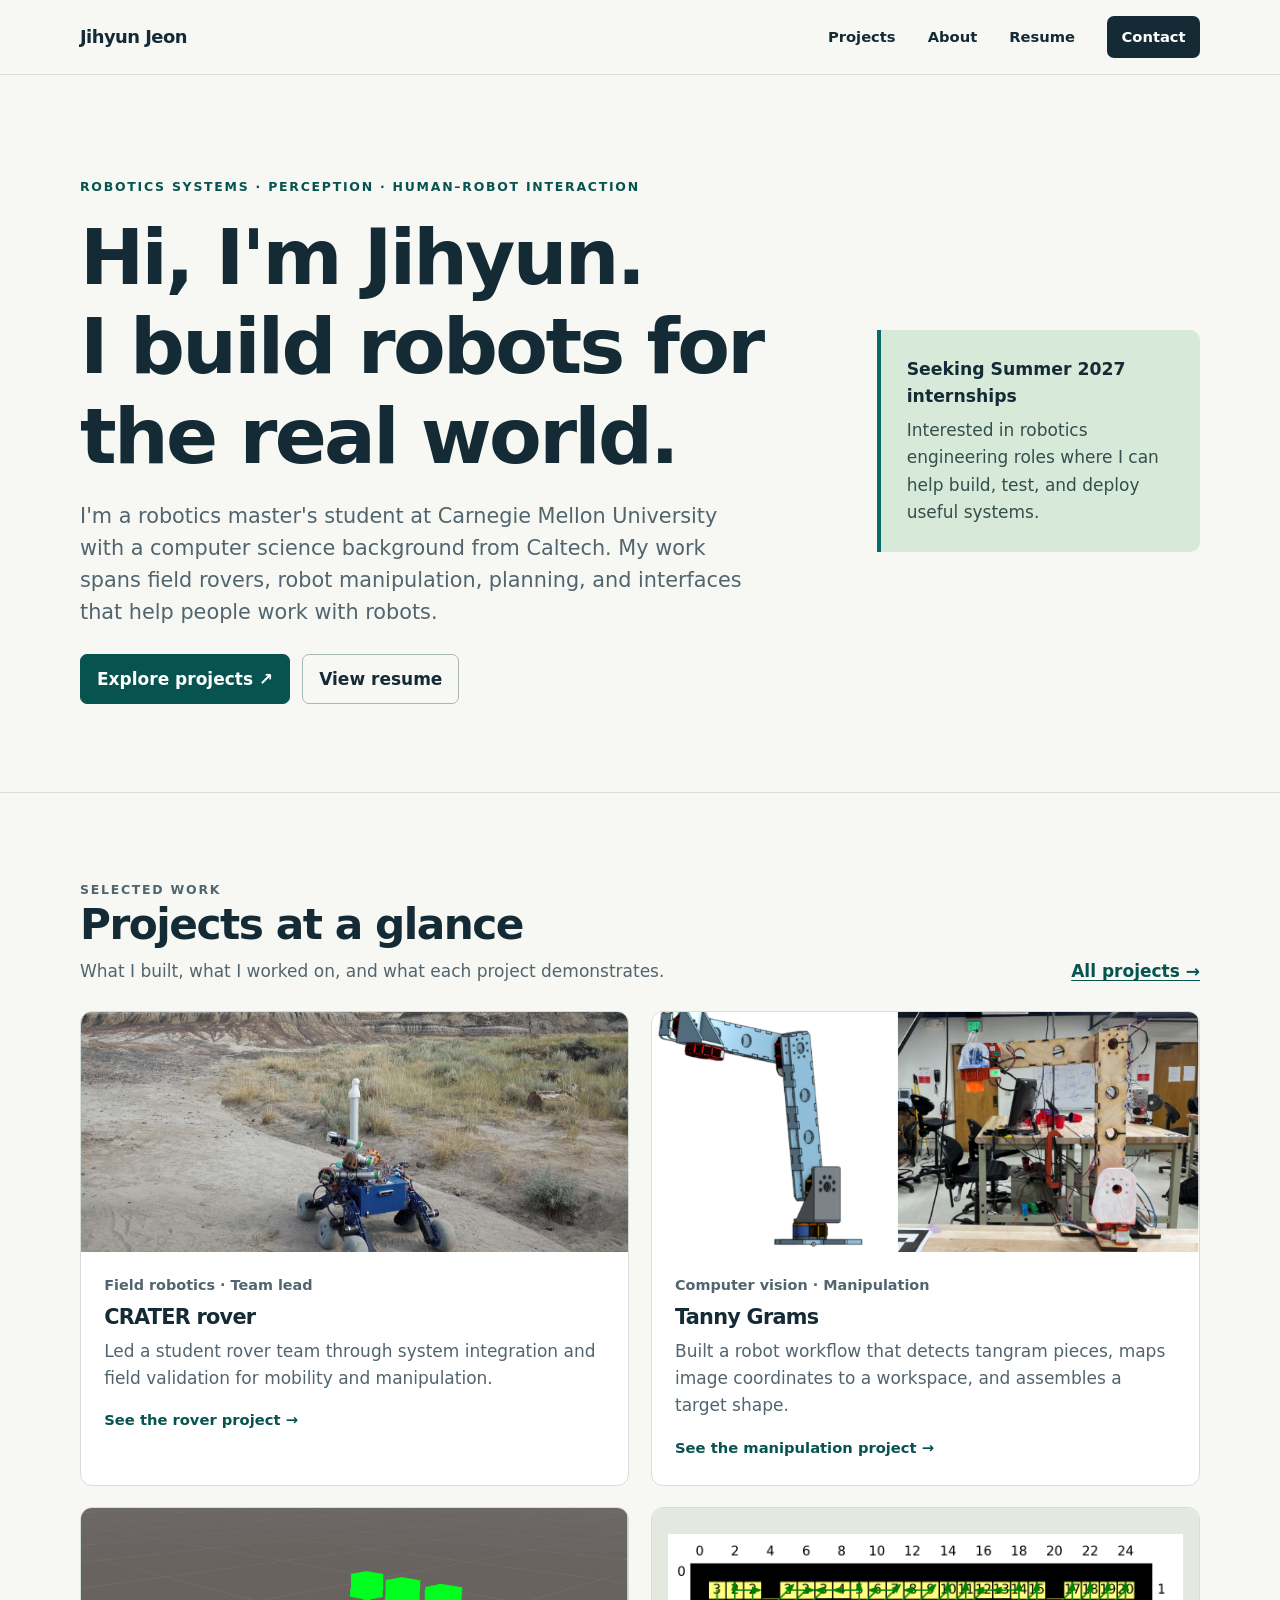
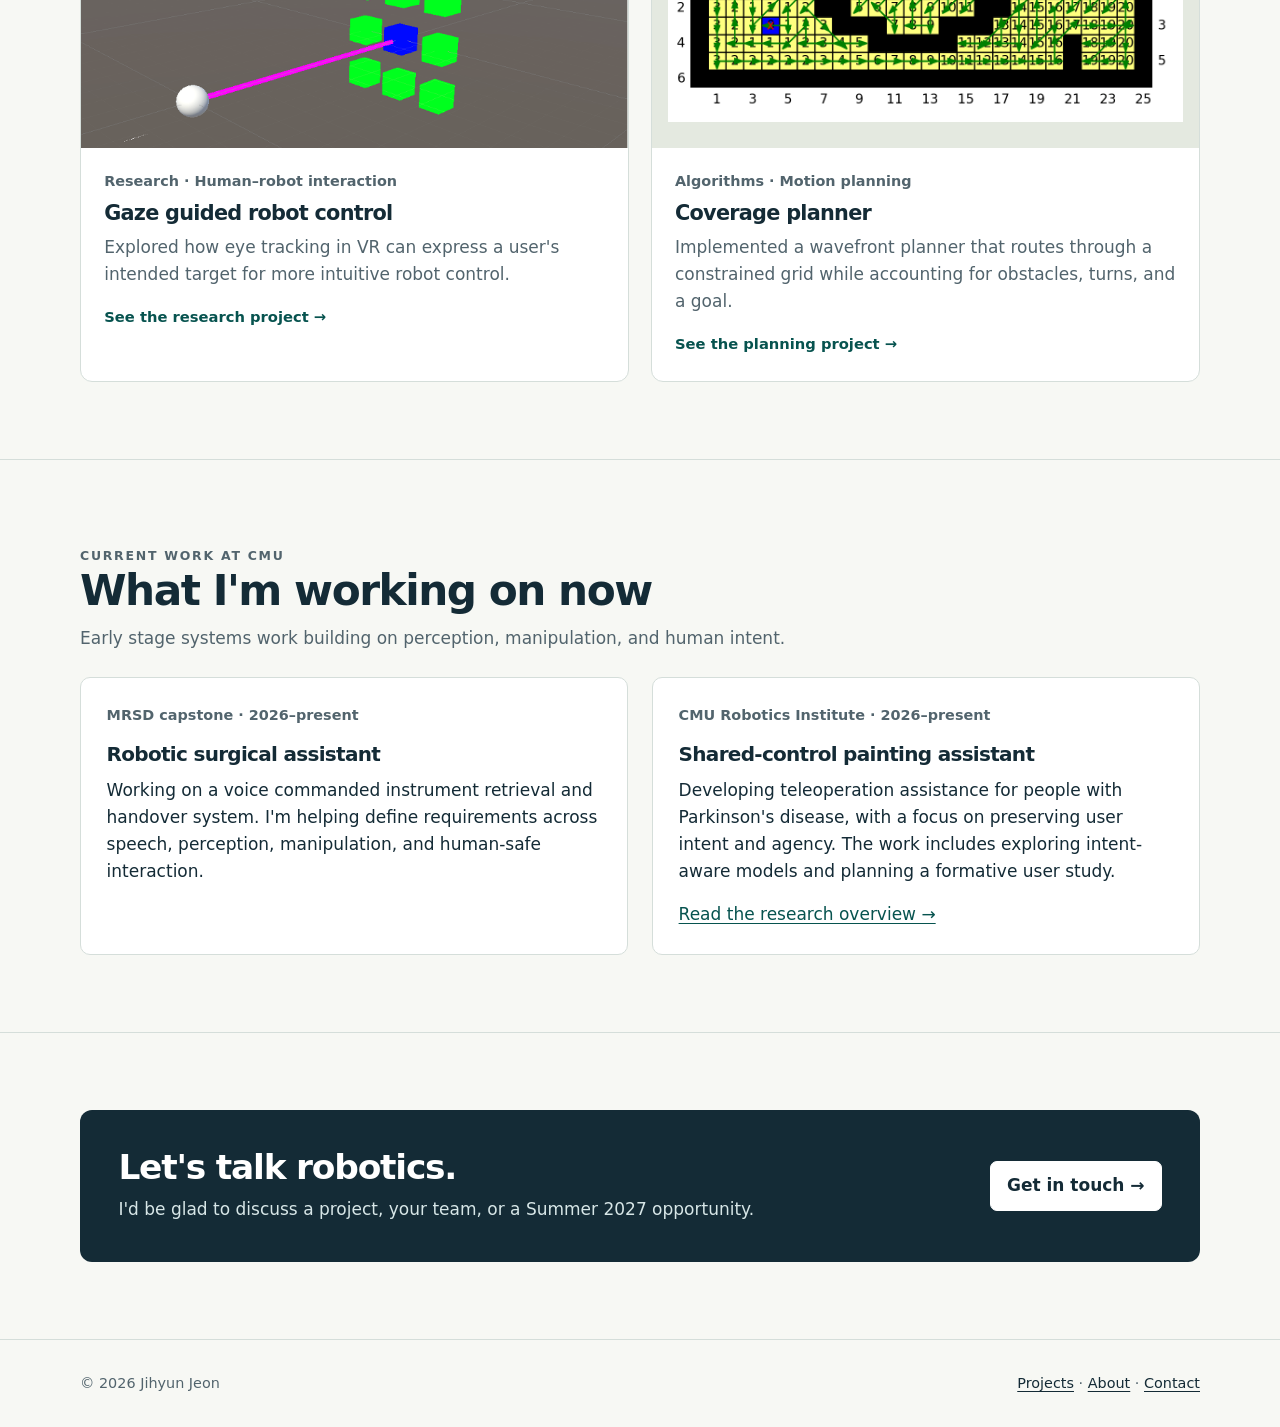
<file: index.html>
<!doctype html>
<html lang="en">
<head>
<meta charset="utf-8">
<meta name="viewport" content="width=device-width, initial-scale=1">
<title>Robotics Engineer | Jihyun Jeon</title>
<meta name="description" content="Jihyun Jeon's robotics portfolio: rover systems, manipulation, planning, and human-robot interaction. Seeking a Summer 2027 internship.">
<meta property="og:type" content="website">
<meta property="og:title" content="Jihyun Jeon | Robotics Engineer">
<meta property="og:description" content="Rover systems, manipulation, planning, and human–robot interaction. Seeking a Summer 2027 robotics internship.">
<meta property="og:url" content="https://jihyunje.github.io/">
<meta property="og:image" content="https://jihyunje.github.io/assets/images/crater-rover.jpg">
<meta name="twitter:card" content="summary_large_image">
<link rel="icon" href="assets/favicon.svg" type="image/svg+xml">
<link rel="stylesheet" href="assets/site.css">
</head>
<body>
<a class="skip-link" href="#main">Skip to content</a><header class="site-header"><div class="container header-inner">
<a class="home-link" href="index.html">Jihyun Jeon</a><nav aria-label="Main navigation"><a href="work.html">Projects</a><a href="about.html">About</a><a href="resume.html">Resume</a><a class="nav-cta" href="contact.html">Contact</a></nav>
</div></header><main id="main">
<section class="hero"><div class="container hero-grid">
<div>
<p class="eyebrow">Robotics systems · Perception · Human–robot interaction</p>
<h1>Hi, I'm Jihyun.<br>I build robots for the real world.</h1>
<p class="lead">I'm a robotics master's student at Carnegie Mellon University with a computer science background from Caltech. My work spans field rovers, robot manipulation, planning, and interfaces that help people work with robots.</p>
<div class="button-row">
<a class="button" href="work.html">Explore projects ↗</a><a class="button secondary" href="resume.html">View resume</a>
</div>
</div>
<aside class="hero-note" aria-label="Internship availability"><strong>Seeking Summer 2027 internships</strong><p>Interested in robotics engineering roles where I can help build, test, and deploy useful systems.</p></aside>
</div></section>
<section class="section"><div class="container">
<div class="section-heading">
<div>
<p class="eyebrow">Selected work</p>
<h2>Projects at a glance</h2>
<p>What I built, what I worked on, and what each project demonstrates.</p>
</div>
<a class="text-link" href="work.html">All projects →</a>
</div>
<div class="project-grid">
<article class="project-card"><a href="projects/CRATER.html"><div class="card-media">
<img class="rover" src="assets/images/crater-rover.jpg" alt="CRATER rover during field testing" loading="lazy">
</div>
<div class="card-body">
<p class="meta">Field robotics · Team lead</p>
<h3>CRATER rover</h3>
<p>Led a student rover team through system integration and field validation for mobility and manipulation.</p>
<span class="card-link">See the rover project →</span>
</div></a></article>
<article class="project-card"><a href="projects/Tanny-Grams.html"><div class="card-media">
<img class="" src="projects/Tanny%20Grams/Media/thumbnail.png" alt="Tangram robot design and physical prototype" loading="lazy">
</div>
<div class="card-body">
<p class="meta">Computer vision · Manipulation</p>
<h3>Tanny Grams</h3>
<p>Built a robot workflow that detects tangram pieces, maps image coordinates to a workspace, and assembles a target shape.</p>
<span class="card-link">See the manipulation project →</span>
</div></a></article>
<article class="project-card"><a href="projects/surf.html"><div class="card-media">
<img class="eye" src="projects/surf/media/thumbnail.png" alt="VR gaze interface pointing toward a target" loading="lazy">
</div>
<div class="card-body">
<p class="meta">Research · Human–robot interaction</p>
<h3>Gaze guided robot control</h3>
<p>Explored how eye tracking in VR can express a user's intended target for more intuitive robot control.</p>
<span class="card-link">See the research project →</span>
</div></a></article>
<article class="project-card"><a href="projects/coverage-planner.html"><div class="card-media">
<img class="planner" src="projects/coverage%20planner/media/thumbnail.png" alt="Grid coverage path with obstacles and directional arrows" loading="lazy">
</div>
<div class="card-body">
<p class="meta">Algorithms · Motion planning</p>
<h3>Coverage planner</h3>
<p>Implemented a wavefront planner that routes through a constrained grid while accounting for obstacles, turns, and a goal.</p>
<span class="card-link">See the planning project →</span>
</div></a></article>
</div>
</div></section>
<section class="section"><div class="container">
<div class="section-heading"><div><p class="eyebrow">Current work at CMU</p><h2>What I'm working on now</h2><p>Early stage systems work building on perception, manipulation, and human intent.</p></div></div>
<div class="info-grid">
<div class="info-box"><p class="meta">MRSD capstone · 2026–present</p><h2>Robotic surgical assistant</h2><p>Working on a voice commanded instrument retrieval and handover system. I'm helping define requirements across speech, perception, manipulation, and human-safe interaction.</p></div>
<div class="info-box"><p class="meta">CMU Robotics Institute · 2026–present</p><h2>Shared-control painting assistant</h2><p>Developing teleoperation assistance for people with Parkinson's disease, with a focus on preserving user intent and agency. The work includes exploring intent-aware models and planning a formative user study.</p><p><a href="projects/painting-assistant.html">Read the research overview →</a></p></div>
</div></div></section>
<section class="section"><div class="container"><div class="callout">
<div>
<h2>Let's talk robotics.</h2>
<p>I'd be glad to discuss a project, your team, or a Summer 2027 opportunity.</p>
</div>
<a class="button" href="contact.html">Get in touch →</a>
</div></div></section></main><footer class="site-footer"><div class="container footer-inner">
<span>© 2026 Jihyun Jeon</span><span><a href="work.html">Projects</a> · <a href="about.html">About</a> · <a href="contact.html">Contact</a></span>
</div></footer>
</body>
</html>
</file>
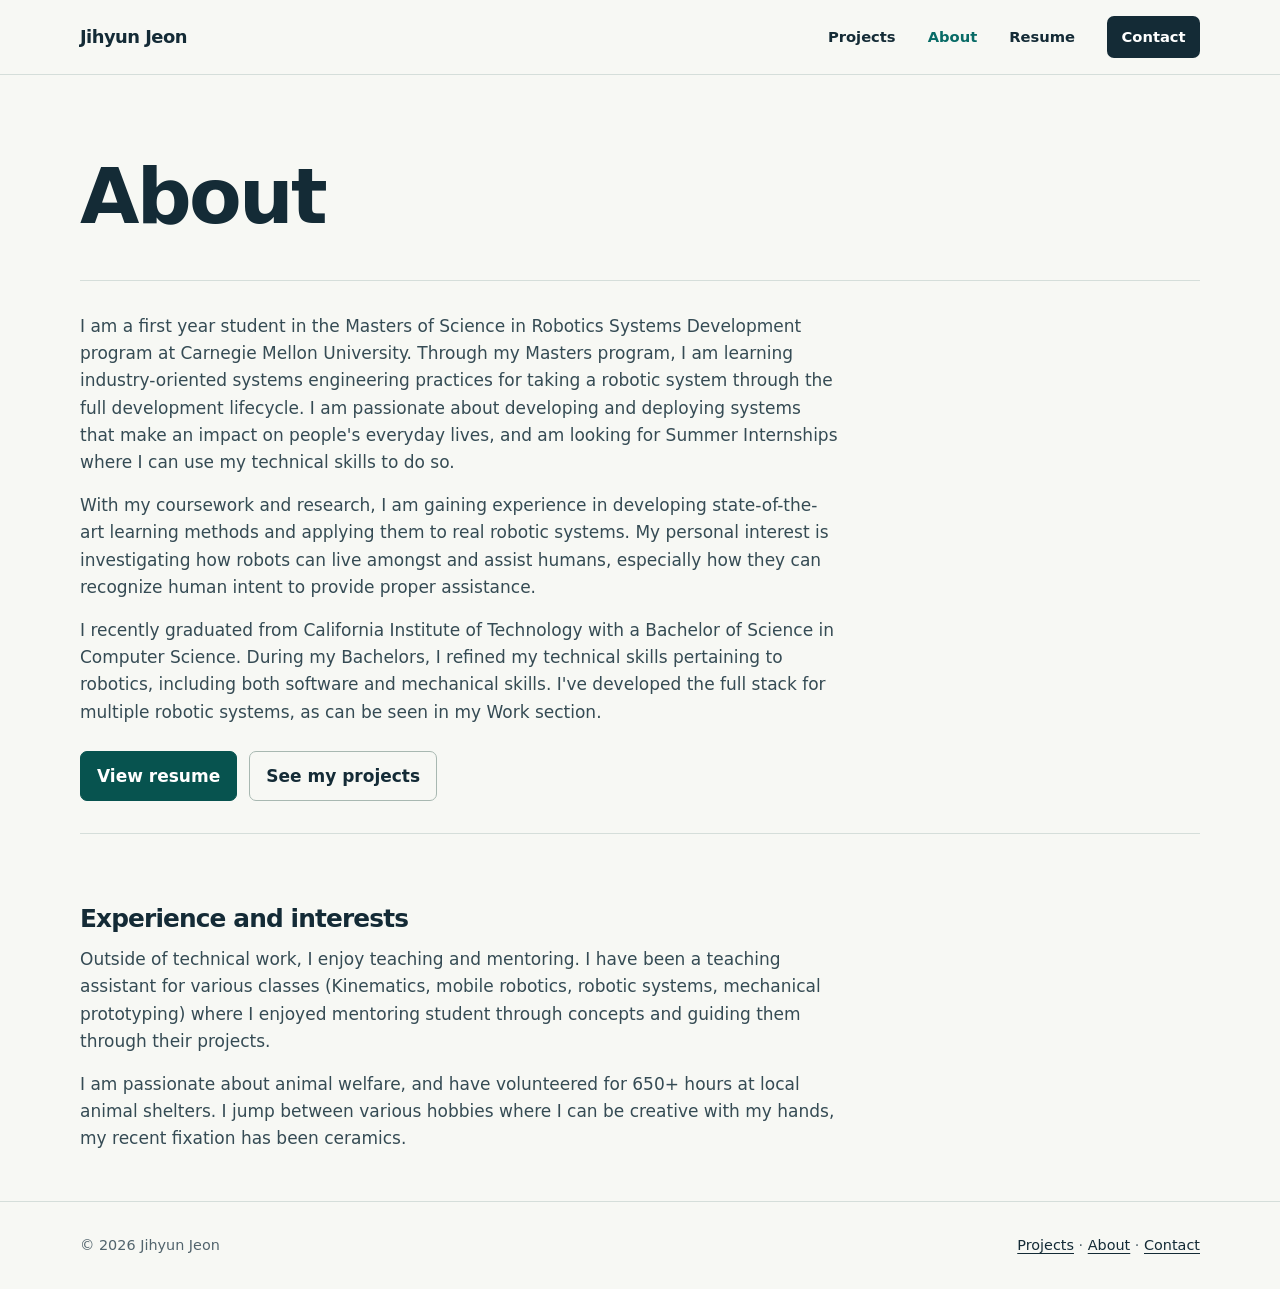
<file: about.html>
<!doctype html>
<html lang="en">
<head>
<meta charset="utf-8">
<meta name="viewport" content="width=device-width, initial-scale=1">
<title>About | Jihyun Jeon</title>
<meta name="description" content="About Jihyun Jeon, a Carnegie Mellon robotics master's student and Caltech computer science graduate.">
<link rel="icon" href="assets/favicon.svg" type="image/svg+xml">
<link rel="stylesheet" href="assets/site.css">
</head>
<body>
<a class="skip-link" href="#main">Skip to content</a><header class="site-header"><div class="container header-inner">
<a class="home-link" href="index.html">Jihyun Jeon</a><nav aria-label="Main navigation"><a href="work.html">Projects</a><a href="about.html" aria-current="page">About</a><a href="resume.html">Resume</a><a class="nav-cta" href="contact.html">Contact</a></nav>
</div></header><main id="main" class="about-page">
<div class="container">
<div class="page-intro narrow">
<h1>About</h1>
</div>
<section class="section"><div class="prose">
<p>I am a first year student in the Masters of Science in Robotics Systems Development program at Carnegie Mellon University. Through my Masters program, I am learning industry-oriented systems engineering practices for taking a robotic system through the full development lifecycle. I am passionate about developing and deploying systems that make an impact on people's everyday lives, and am looking for Summer Internships where I can use my technical skills to do so.</p>
<p>With my coursework and research, I am gaining experience in developing state-of-the-art learning methods and applying them to real robotic systems. My personal interest is investigating how robots can live amongst and assist humans, especially how they can recognize human intent to provide proper assistance.</p>
<p>I recently graduated from California Institute of Technology with a Bachelor of Science in Computer Science. During my Bachelors, I refined my technical skills pertaining to robotics, including both software and mechanical skills. I've developed the full stack for multiple robotic systems, as can be seen in my Work section.</p>
<div class="button-row">
<a class="button" href="resume.html">View resume</a><a class="button secondary" href="work.html">See my projects</a>
</div>
</div></section>
<section class="section"><div class="prose">
<h2>Experience and interests</h2>
<p>Outside of technical work, I enjoy teaching and mentoring. I have been a teaching assistant for various classes (Kinematics, mobile robotics, robotic systems, mechanical prototyping) where I enjoyed mentoring student through concepts and guiding them through their projects.</p>
<p>I am passionate about animal welfare, and have volunteered for 650+ hours at local animal shelters. I jump between various hobbies where I can be creative with my hands, my recent fixation has been ceramics.</p>
</div></section>
</div></main><footer class="site-footer"><div class="container footer-inner">
<span>© 2026 Jihyun Jeon</span><span><a href="work.html">Projects</a> · <a href="about.html">About</a> · <a href="contact.html">Contact</a></span>
</div></footer>
</body>
</html>
</file>
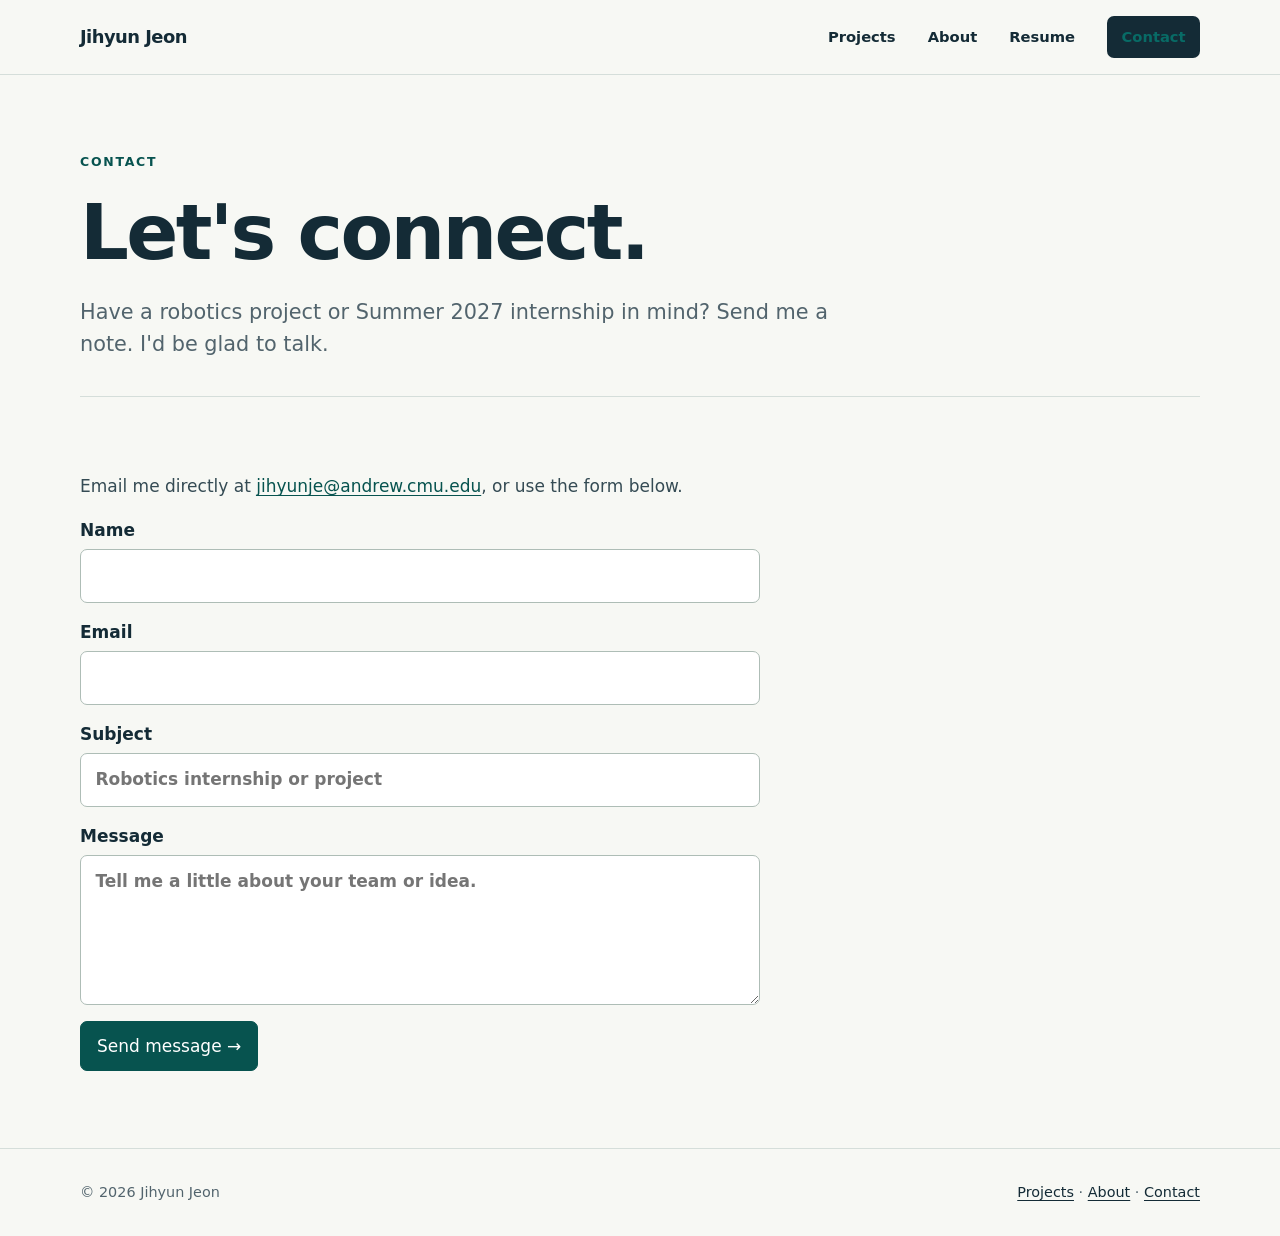
<file: contact.html>
<!doctype html>
<html lang="en">
<head>
<meta charset="utf-8">
<meta name="viewport" content="width=device-width, initial-scale=1">
<title>Contact | Jihyun Jeon</title>
<meta name="description" content="Contact Jihyun Jeon about robotics projects and Summer 2027 internship opportunities.">
<link rel="icon" href="assets/favicon.svg" type="image/svg+xml">
<link rel="stylesheet" href="assets/site.css">
</head>
<body>
<a class="skip-link" href="#main">Skip to content</a><header class="site-header"><div class="container header-inner">
<a class="home-link" href="index.html">Jihyun Jeon</a><nav aria-label="Main navigation"><a href="work.html">Projects</a><a href="about.html">About</a><a href="resume.html">Resume</a><a class="nav-cta" href="contact.html" aria-current="page">Contact</a></nav>
</div></header><main id="main">
<div class="container">
<div class="page-intro narrow">
<p class="eyebrow">Contact</p>
<h1>Let's connect.</h1>
<p class="lead">Have a robotics project or Summer 2027 internship in mind? Send me a note. I'd be glad to talk.</p>
</div>
<section class="section"><div class="prose"><p>Email me directly at <a href="mailto:jihyunje@andrew.cmu.edu">jihyunje@andrew.cmu.edu</a>, or use the form below.</p></div><form class="contact-form" action="https://formspree.io/f/xvkgpbde" method="POST">
<label for="name">Name<input id="name" type="text" name="name" autocomplete="name" required></label><label for="email">Email<input id="email" type="email" name="email" autocomplete="email" required></label><label for="subject">Subject<input id="subject" type="text" name="_subject" placeholder="Robotics internship or project"></label><label for="message">Message<textarea id="message" name="message" placeholder="Tell me a little about your team or idea." required></textarea></label><button class="button" type="submit">Send message →</button>
</form></section>
</div></main><footer class="site-footer"><div class="container footer-inner">
<span>© 2026 Jihyun Jeon</span><span><a href="work.html">Projects</a> · <a href="about.html">About</a> · <a href="contact.html">Contact</a></span>
</div></footer>
</body>
</html>
</file>
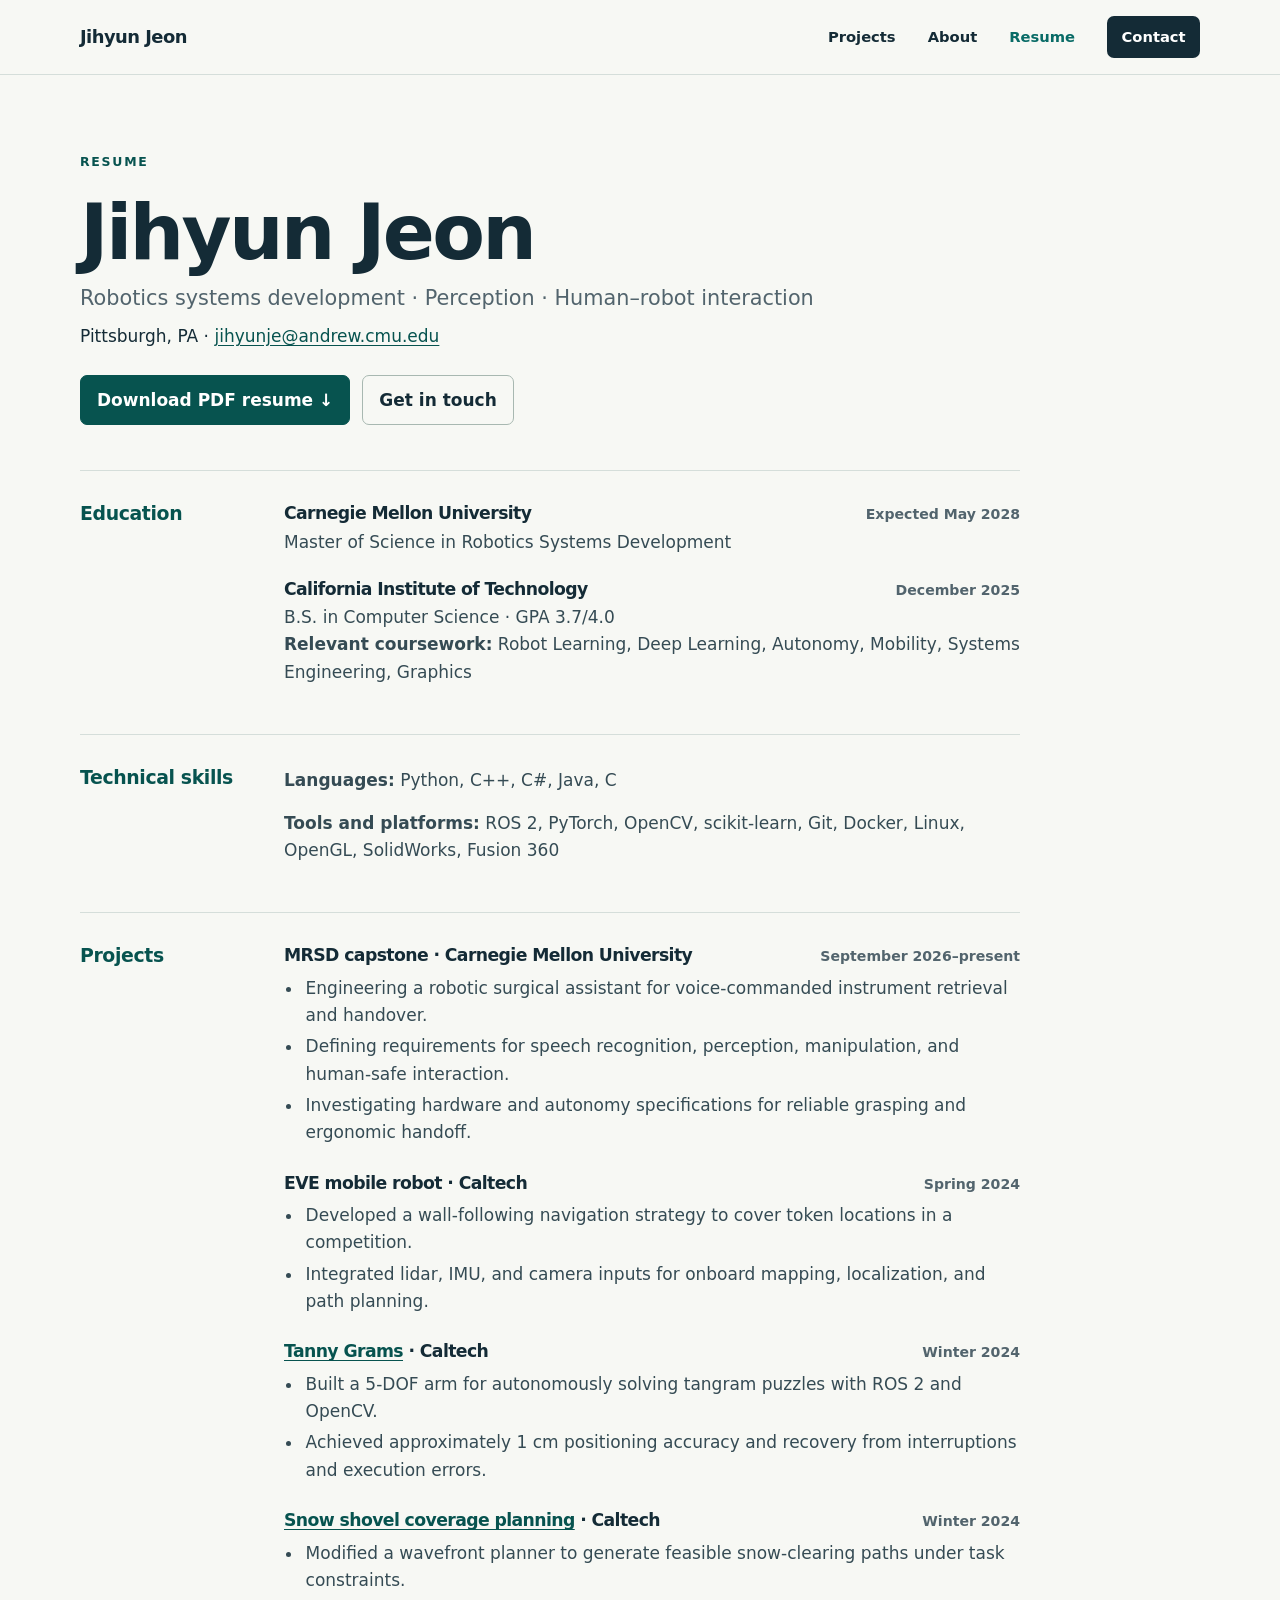
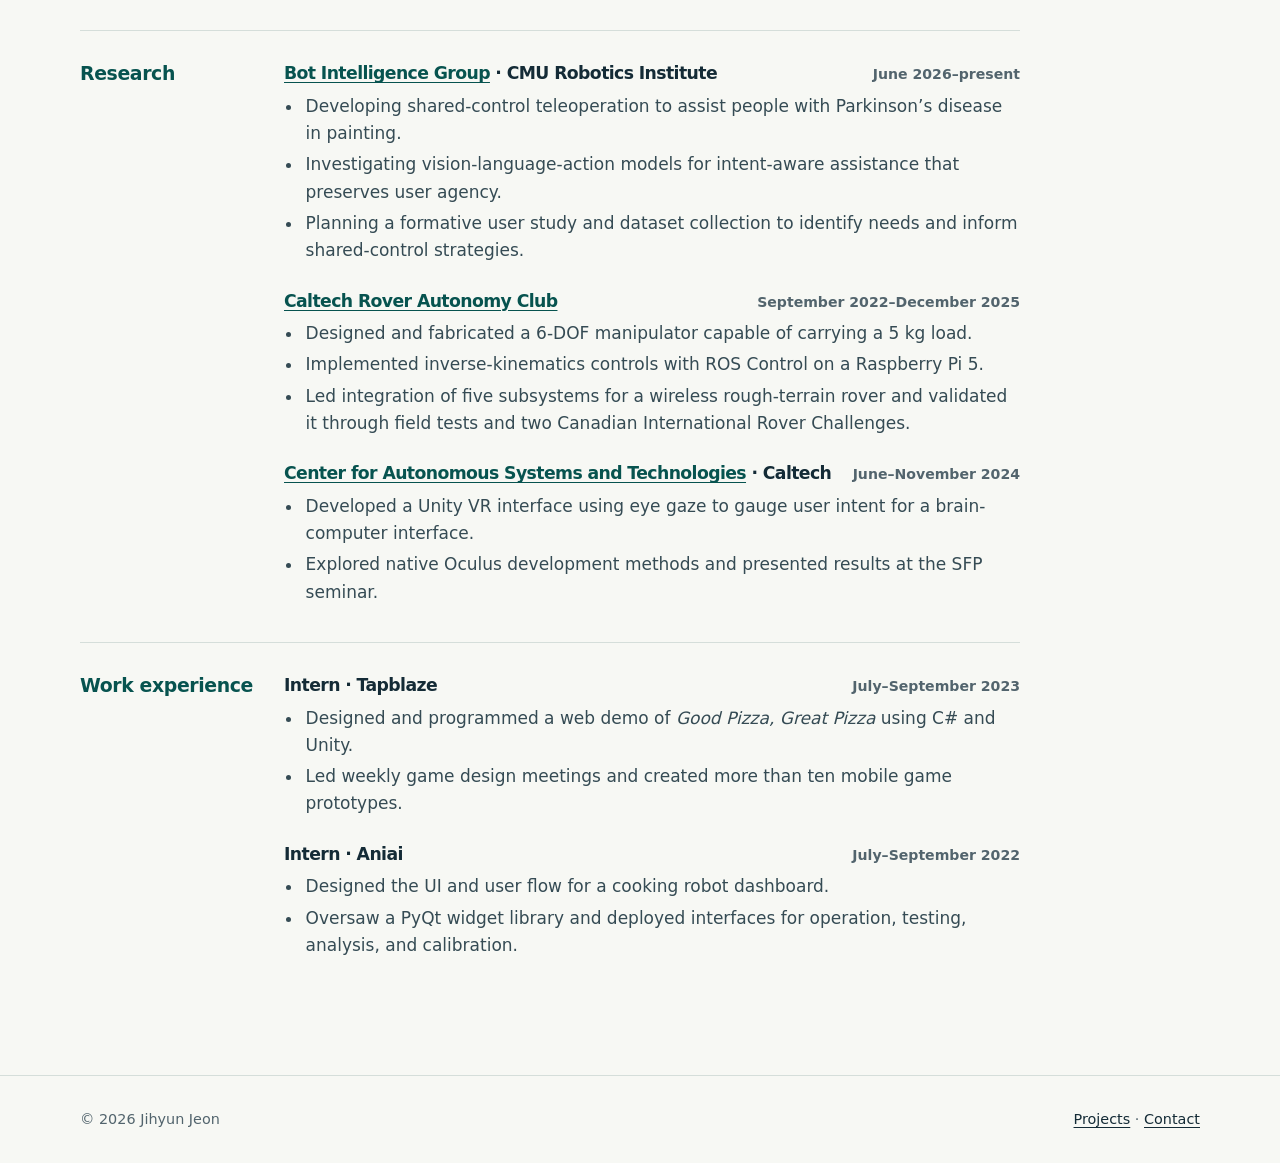
<file: resume.html>
<!doctype html>
<html lang="en">
<head>
  <meta charset="utf-8">
  <meta name="viewport" content="width=device-width, initial-scale=1">
  <title>Resume | Jihyun Jeon</title>
  <meta name="description" content="Jihyun Jeon's robotics resume: education, technical skills, projects, research, and internships.">
  <link rel="icon" href="assets/favicon.svg" type="image/svg+xml">
  <link rel="stylesheet" href="assets/site.css">
</head>
<body>
  <a class="skip-link" href="#main">Skip to content</a>
  <header class="site-header">
    <div class="container header-inner">
      <a class="home-link" href="index.html">Jihyun Jeon</a>
      <nav aria-label="Main navigation">
        <a href="work.html">Projects</a>
        <a href="about.html">About</a>
        <a href="resume.html" aria-current="page">Resume</a>
        <a class="nav-cta" href="contact.html">Contact</a>
      </nav>
    </div>
  </header>

  <main id="main" class="container">
    <div class="page-intro resume-intro">
      <p class="eyebrow">Resume</p>
      <h1>Jihyun Jeon</h1>
      <p class="lead">Robotics systems development · Perception · Human–robot interaction</p>
      <p>Pittsburgh, PA · <a href="mailto:jihyunje@andrew.cmu.edu">jihyunje@andrew.cmu.edu</a></p>
      <div class="button-row">
        <a class="button" href="Jeon_Jihyun_Resume_Industry.pdf" download="Jihyun_Jeon_Resume.pdf">Download PDF resume ↓</a>
        <a class="button secondary" href="contact.html">Get in touch</a>
      </div>
    </div>

    <div class="resume-content">
      <section class="resume-section" aria-labelledby="education-heading">
        <h2 id="education-heading">Education</h2>
        <div class="resume-entry">
          <div class="resume-entry-head"><h3>Carnegie Mellon University</h3><span>Expected May 2028</span></div>
          <p>Master of Science in Robotics Systems Development</p>
        </div>
        <div class="resume-entry">
          <div class="resume-entry-head"><h3>California Institute of Technology</h3><span>December 2025</span></div>
          <p>B.S. in Computer Science · GPA 3.7/4.0</p>
        </div>
        <p><strong>Relevant coursework:</strong> Robot Learning, Deep Learning, Autonomy, Mobility, Systems Engineering, Graphics</p>
      </section>

      <section class="resume-section" aria-labelledby="skills-heading">
        <h2 id="skills-heading">Technical skills</h2>
        <p><strong>Languages:</strong> Python, C++, C#, Java, C</p>
        <p><strong>Tools and platforms:</strong> ROS 2, PyTorch, OpenCV, scikit-learn, Git, Docker, Linux, OpenGL, SolidWorks, Fusion 360</p>
      </section>

      <section class="resume-section" aria-labelledby="projects-heading">
        <h2 id="projects-heading">Projects</h2>
        <div class="resume-entry">
          <div class="resume-entry-head"><h3>MRSD capstone · Carnegie Mellon University</h3><span>September 2026–present</span></div>
          <ul>
            <li>Engineering a robotic surgical assistant for voice-commanded instrument retrieval and handover.</li>
            <li>Defining requirements for speech recognition, perception, manipulation, and human-safe interaction.</li>
            <li>Investigating hardware and autonomy specifications for reliable grasping and ergonomic handoff.</li>
          </ul>
        </div>
        <div class="resume-entry">
          <div class="resume-entry-head"><h3>EVE mobile robot · Caltech</h3><span>Spring 2024</span></div>
          <ul>
            <li>Developed a wall-following navigation strategy to cover token locations in a competition.</li>
            <li>Integrated lidar, IMU, and camera inputs for onboard mapping, localization, and path planning.</li>
          </ul>
        </div>
        <div class="resume-entry">
          <div class="resume-entry-head"><h3><a href="projects/Tanny-Grams.html">Tanny Grams</a> · Caltech</h3><span>Winter 2024</span></div>
          <ul>
            <li>Built a 5-DOF arm for autonomously solving tangram puzzles with ROS 2 and OpenCV.</li>
            <li>Achieved approximately 1 cm positioning accuracy and recovery from interruptions and execution errors.</li>
          </ul>
        </div>
        <div class="resume-entry">
          <div class="resume-entry-head"><h3><a href="projects/coverage-planner.html">Snow shovel coverage planning</a> · Caltech</h3><span>Winter 2024</span></div>
          <ul><li>Modified a wavefront planner to generate feasible snow-clearing paths under task constraints.</li></ul>
        </div>
      </section>

      <section class="resume-section" aria-labelledby="research-heading">
        <h2 id="research-heading">Research</h2>
        <div class="resume-entry">
          <div class="resume-entry-head"><h3><a href="projects/painting-assistant.html">Bot Intelligence Group</a> · CMU Robotics Institute</h3><span>June 2026–present</span></div>
          <ul>
            <li>Developing shared-control teleoperation to assist people with Parkinson’s disease in painting.</li>
            <li>Investigating vision-language-action models for intent-aware assistance that preserves user agency.</li>
            <li>Planning a formative user study and dataset collection to identify needs and inform shared-control strategies.</li>
          </ul>
        </div>
        <div class="resume-entry">
          <div class="resume-entry-head"><h3><a href="projects/CRATER.html">Caltech Rover Autonomy Club</a></h3><span>September 2022–December 2025</span></div>
          <ul>
            <li>Designed and fabricated a 6-DOF manipulator capable of carrying a 5 kg load.</li>
            <li>Implemented inverse-kinematics controls with ROS Control on a Raspberry Pi 5.</li>
            <li>Led integration of five subsystems for a wireless rough-terrain rover and validated it through field tests and two Canadian International Rover Challenges.</li>
          </ul>
        </div>
        <div class="resume-entry">
          <div class="resume-entry-head"><h3><a href="projects/surf.html">Center for Autonomous Systems and Technologies</a> · Caltech</h3><span>June–November 2024</span></div>
          <ul>
            <li>Developed a Unity VR interface using eye gaze to gauge user intent for a brain-computer interface.</li>
            <li>Explored native Oculus development methods and presented results at the SFP seminar.</li>
          </ul>
        </div>
      </section>

      <section class="resume-section" aria-labelledby="experience-heading">
        <h2 id="experience-heading">Work experience</h2>
        <div class="resume-entry">
          <div class="resume-entry-head"><h3>Intern · Tapblaze</h3><span>July–September 2023</span></div>
          <ul>
            <li>Designed and programmed a web demo of <em>Good Pizza, Great Pizza</em> using C# and Unity.</li>
            <li>Led weekly game design meetings and created more than ten mobile game prototypes.</li>
          </ul>
        </div>
        <div class="resume-entry">
          <div class="resume-entry-head"><h3>Intern · Aniai</h3><span>July–September 2022</span></div>
          <ul>
            <li>Designed the UI and user flow for a cooking robot dashboard.</li>
            <li>Oversaw a PyQt widget library and deployed interfaces for operation, testing, analysis, and calibration.</li>
          </ul>
        </div>
      </section>
    </div>
  </main>

  <footer class="site-footer"><div class="container footer-inner"><span>© 2026 Jihyun Jeon</span><span><a href="work.html">Projects</a> · <a href="contact.html">Contact</a></span></div></footer>
</body>
</html>
</file>
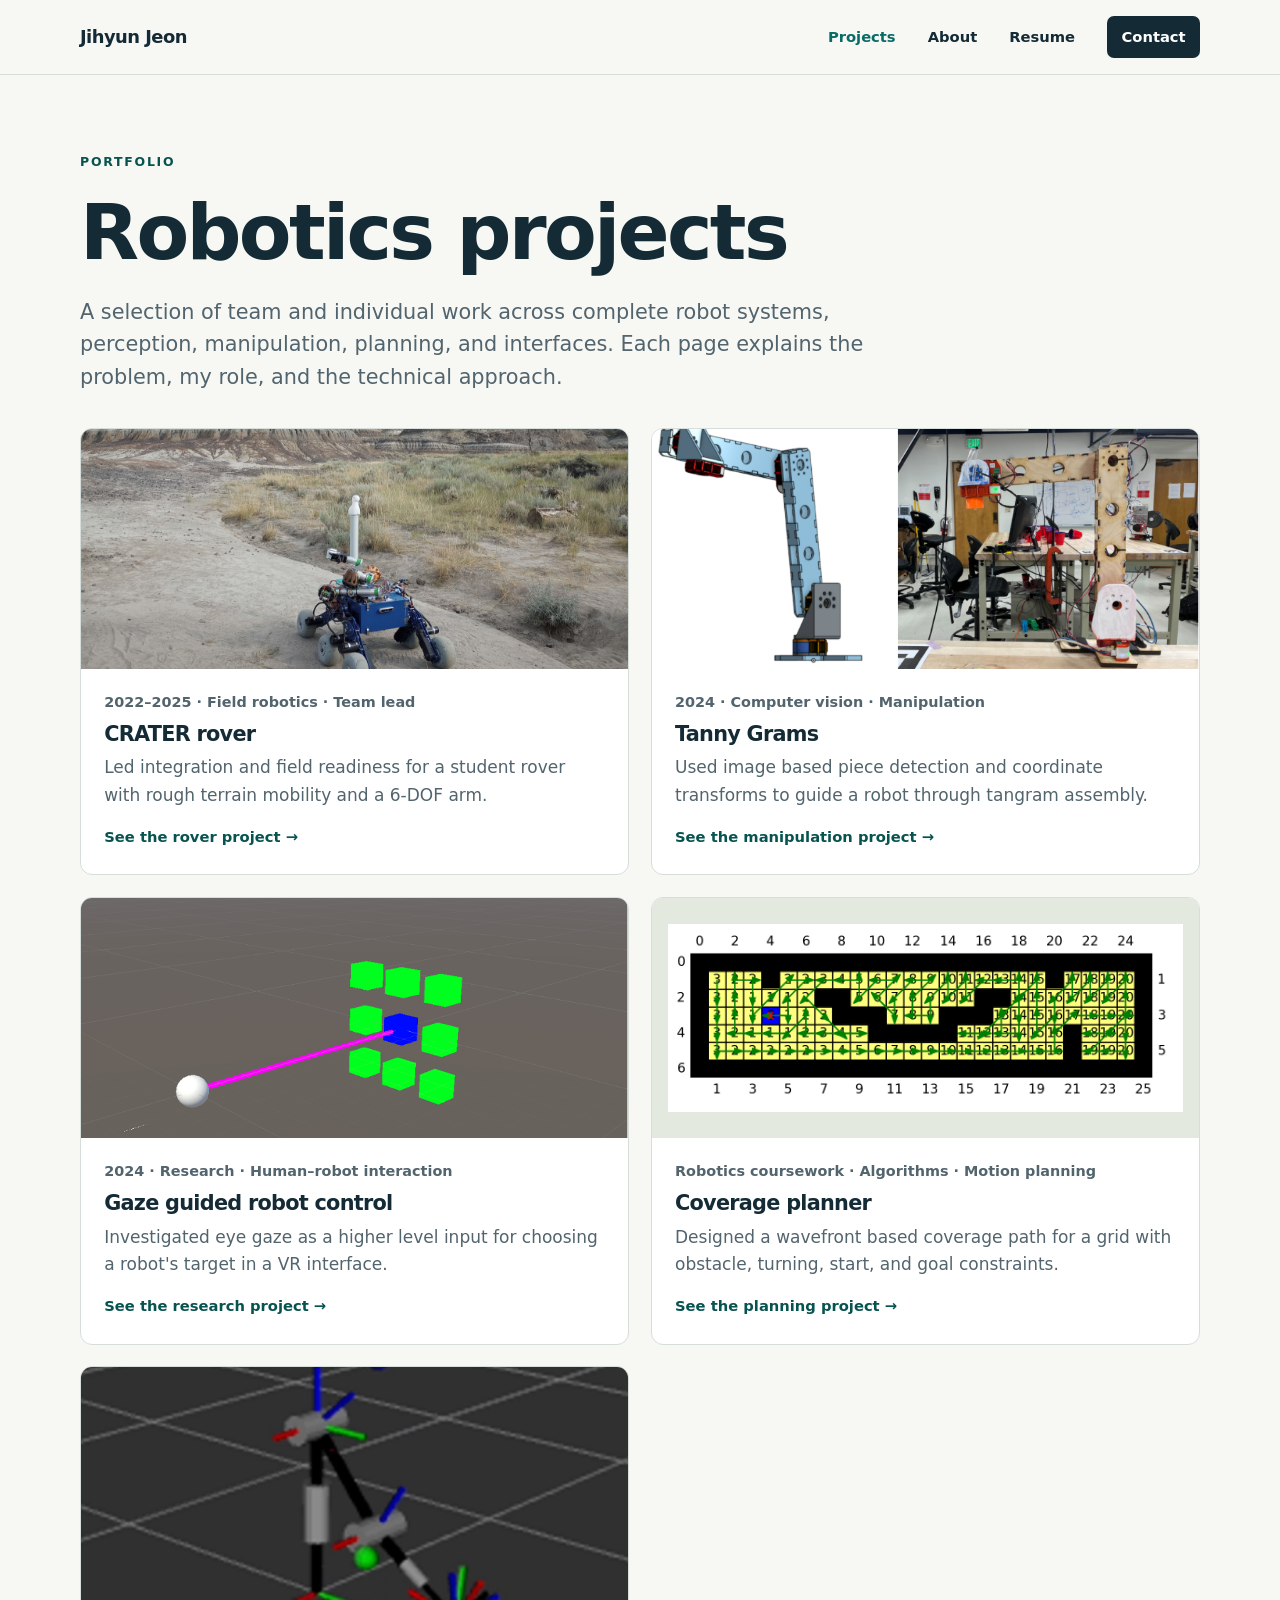
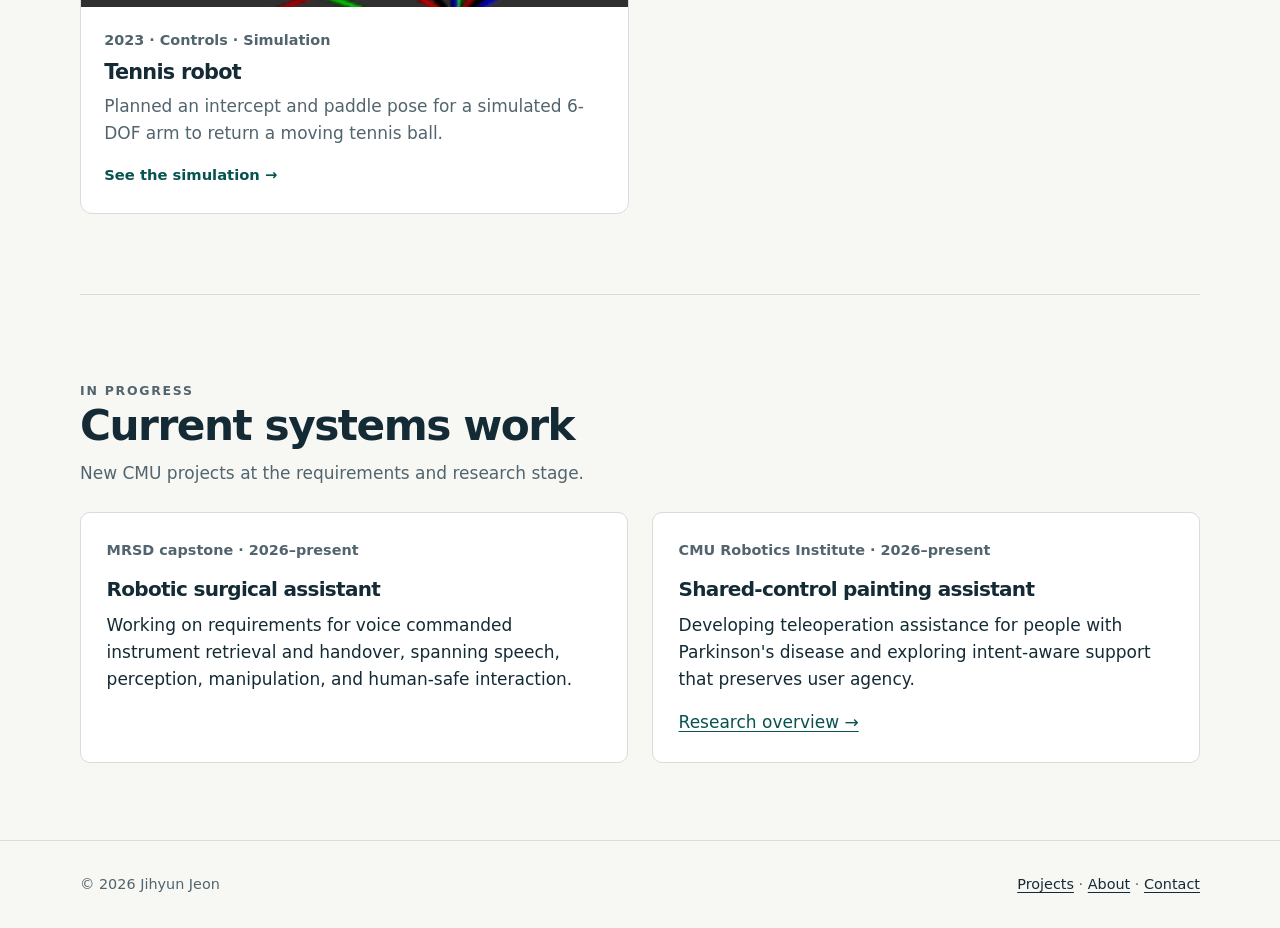
<file: work.html>
<!doctype html>
<html lang="en">
<head>
<meta charset="utf-8">
<meta name="viewport" content="width=device-width, initial-scale=1">
<title>Projects | Jihyun Jeon</title>
<meta name="description" content="Robotics projects by Jihyun Jeon in field robotics, computer vision, manipulation, planning, and human-robot interaction.">
<link rel="icon" href="assets/favicon.svg" type="image/svg+xml">
<link rel="stylesheet" href="assets/site.css">
</head>
<body>
<a class="skip-link" href="#main">Skip to content</a><header class="site-header"><div class="container header-inner">
<a class="home-link" href="index.html">Jihyun Jeon</a><nav aria-label="Main navigation"><a href="work.html" aria-current="page">Projects</a><a href="about.html">About</a><a href="resume.html">Resume</a><a class="nav-cta" href="contact.html">Contact</a></nav>
</div></header><main id="main">
<div class="container">
<div class="page-intro">
<p class="eyebrow">Portfolio</p>
<h1>Robotics projects</h1>
<p class="lead">A selection of team and individual work across complete robot systems, perception, manipulation, planning, and interfaces. Each page explains the problem, my role, and the technical approach.</p>
</div>
<div class="project-grid work-grid">
<article class="project-card"><a href="projects/CRATER.html"><div class="card-media">
<img class="rover" src="assets/images/crater-rover.jpg" alt="CRATER rover during field testing" loading="lazy">
</div>
<div class="card-body">
<p class="meta">2022–2025 · Field robotics · Team lead</p>
<h3>CRATER rover</h3>
<p>Led integration and field readiness for a student rover with rough terrain mobility and a 6-DOF arm.</p>
<span class="card-link">See the rover project →</span>
</div></a></article>
<article class="project-card"><a href="projects/Tanny-Grams.html"><div class="card-media">
<img class="" src="projects/Tanny%20Grams/Media/thumbnail.png" alt="Tangram robot design and physical prototype" loading="lazy">
</div>
<div class="card-body">
<p class="meta">2024 · Computer vision · Manipulation</p>
<h3>Tanny Grams</h3>
<p>Used image based piece detection and coordinate transforms to guide a robot through tangram assembly.</p>
<span class="card-link">See the manipulation project →</span>
</div></a></article>
<article class="project-card"><a href="projects/surf.html"><div class="card-media">
<img class="eye" src="projects/surf/media/thumbnail.png" alt="VR gaze interface pointing toward a target" loading="lazy">
</div>
<div class="card-body">
<p class="meta">2024 · Research · Human–robot interaction</p>
<h3>Gaze guided robot control</h3>
<p>Investigated eye gaze as a higher level input for choosing a robot's target in a VR interface.</p>
<span class="card-link">See the research project →</span>
</div></a></article>
<article class="project-card"><a href="projects/coverage-planner.html"><div class="card-media">
<img class="planner" src="projects/coverage%20planner/media/thumbnail.png" alt="Grid coverage path with obstacles and directional arrows" loading="lazy">
</div>
<div class="card-body">
<p class="meta">Robotics coursework · Algorithms · Motion planning</p>
<h3>Coverage planner</h3>
<p>Designed a wavefront based coverage path for a grid with obstacle, turning, start, and goal constraints.</p>
<span class="card-link">See the planning project →</span>
</div></a></article>
<article class="project-card"><a href="projects/tennis-robot.html"><div class="card-media">
<img class="tennis" src="projects/tennis%20robot/media/thumbnail.png" alt="Robot arm and tennis ball simulation" loading="lazy">
</div>
<div class="card-body">
<p class="meta">2023 · Controls · Simulation</p>
<h3>Tennis robot</h3>
<p>Planned an intercept and paddle pose for a simulated 6-DOF arm to return a moving tennis ball.</p>
<span class="card-link">See the simulation →</span>
</div></a></article>
</div>
<section class="section"><div class="section-heading"><div><p class="eyebrow">In progress</p><h2>Current systems work</h2><p>New CMU projects at the requirements and research stage.</p></div></div>
<div class="info-grid">
<div class="info-box"><p class="meta">MRSD capstone · 2026–present</p><h2>Robotic surgical assistant</h2><p>Working on requirements for voice commanded instrument retrieval and handover, spanning speech, perception, manipulation, and human-safe interaction.</p></div>
<div class="info-box"><p class="meta">CMU Robotics Institute · 2026–present</p><h2>Shared-control painting assistant</h2><p>Developing teleoperation assistance for people with Parkinson's disease and exploring intent-aware support that preserves user agency.</p><p><a href="projects/painting-assistant.html">Research overview →</a></p></div>
</div></section>
</div></main><footer class="site-footer"><div class="container footer-inner">
<span>© 2026 Jihyun Jeon</span><span><a href="work.html">Projects</a> · <a href="about.html">About</a> · <a href="contact.html">Contact</a></span>
</div></footer>
</body>
</html>
</file>
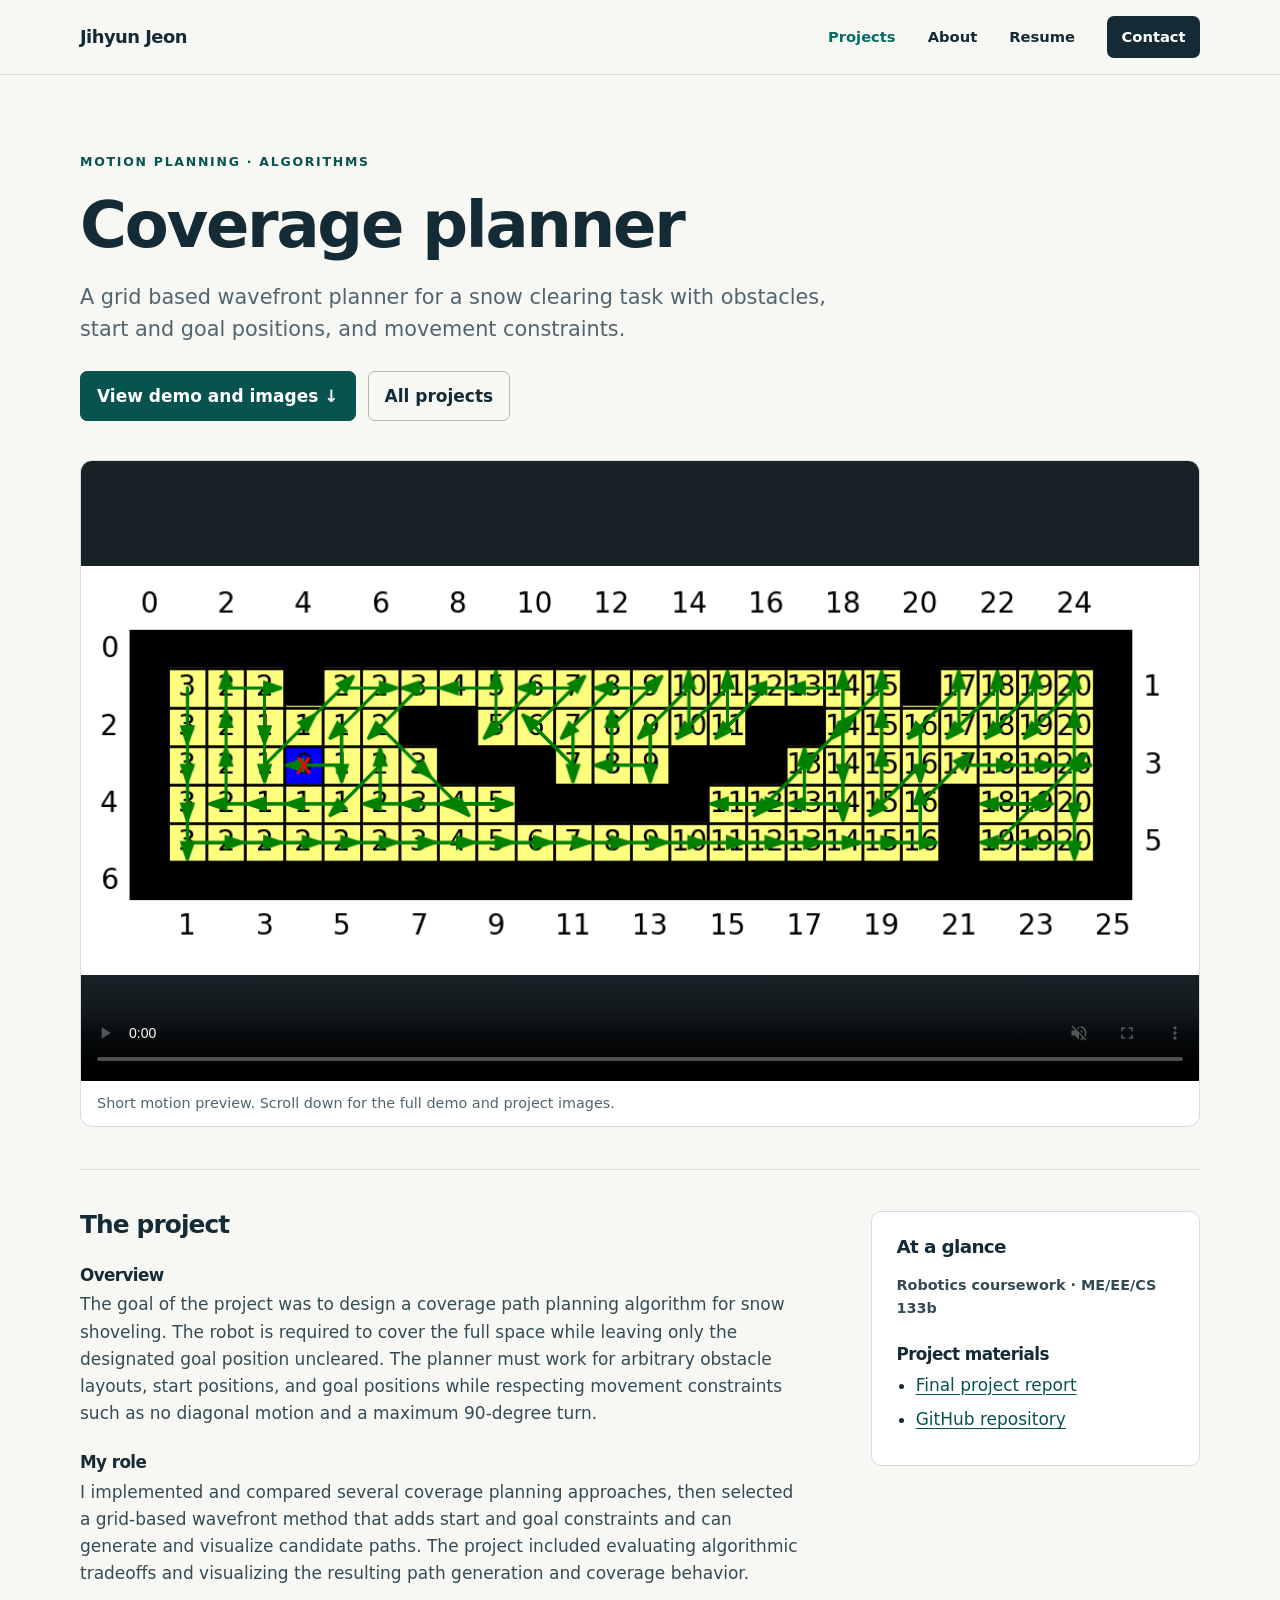
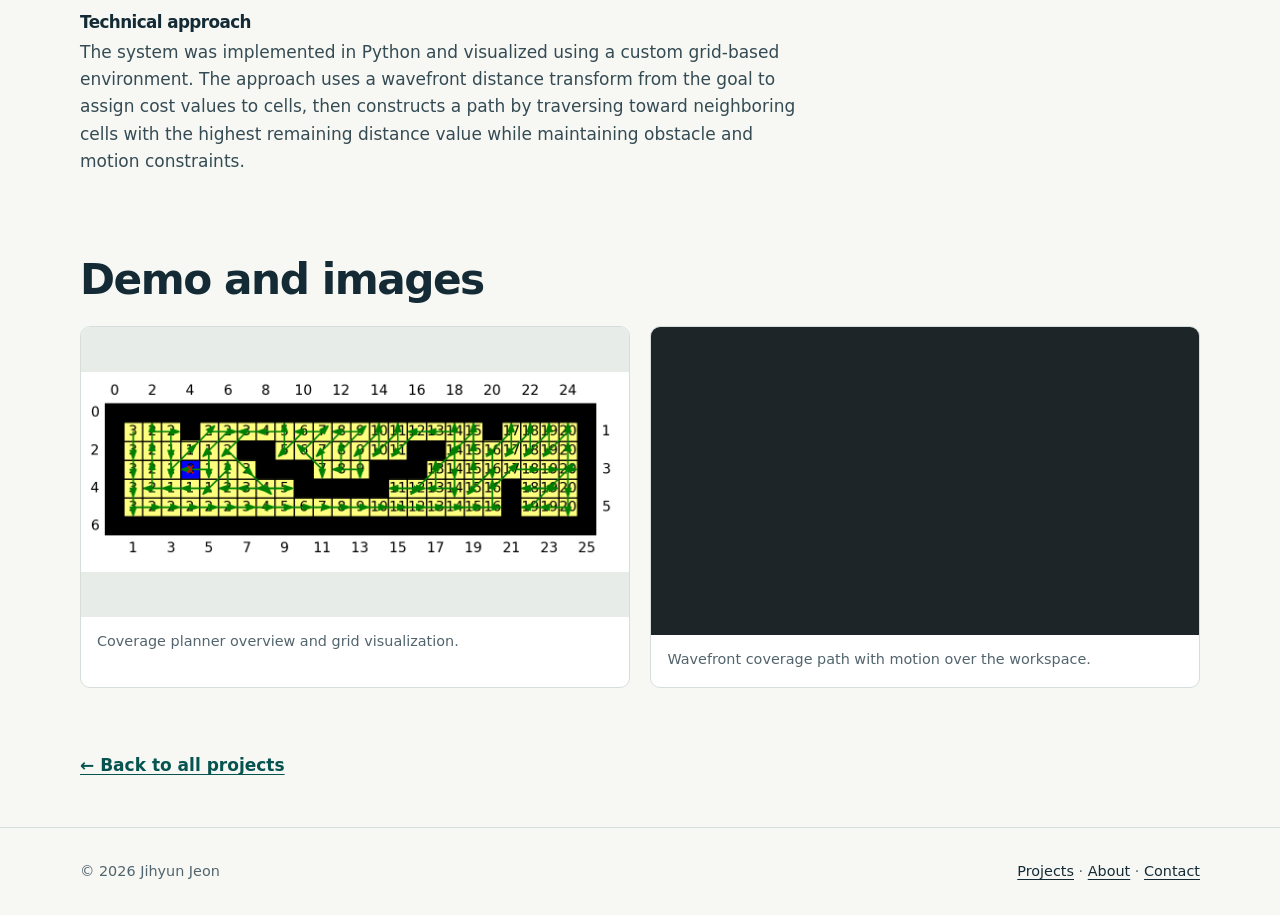
<file: projects/coverage-planner.html>
<!doctype html>
<html lang="en">
<head>
<meta charset="utf-8">
<meta name="viewport" content="width=device-width, initial-scale=1">
<title>Coverage planner | Jihyun Jeon</title>
<meta name="description" content="A grid based wavefront planner for a snow clearing task with obstacles, start and goal positions, and movement constraints.">
<link rel="icon" href="../assets/favicon.svg" type="image/svg+xml">
<link rel="stylesheet" href="../assets/site.css">
</head>
<body>
<a class="skip-link" href="#main">Skip to content</a><header class="site-header"><div class="container header-inner">
<a class="home-link" href="../index.html">Jihyun Jeon</a><nav aria-label="Main navigation"><a href="../work.html" aria-current="page">Projects</a><a href="../about.html">About</a><a href="../resume.html">Resume</a><a class="nav-cta" href="../contact.html">Contact</a></nav>
</div></header><main id="main" class="container"><article>
<div class="project-hero">
<p class="eyebrow">Motion planning · Algorithms</p>
<h1>Coverage planner</h1>
<p class="lead">A grid based wavefront planner for a snow clearing task with obstacles, start and goal positions, and movement constraints.</p>
<div class="button-row">
<a class="button" href="#demo">View demo and images ↓</a><a class="button secondary" href="../work.html">All projects</a>
</div>
</div>
<section class="project-feature" aria-label="Project motion preview"><video class="scroll-video" data-src="../assets/previews/coverage.m4v" poster="coverage%20planner/media/thumbnail.png" muted loop playsinline controls preload="none" aria-label="Wavefront coverage path being generated"></video><p>Short motion preview. Scroll down for the full demo and project images.</p></section><div class="project-content">
<section aria-labelledby="story-heading"><h2 id="story-heading">The project</h2>
<h3>Overview</h3>
<p>The goal of the project was to design a coverage path planning algorithm for snow shoveling. The robot is required to cover the full space while leaving only the designated goal position uncleared. The planner must work for arbitrary obstacle layouts, start positions, and goal positions while respecting movement constraints such as no diagonal motion and a maximum 90-degree turn.</p>
<h3>My role</h3>
<p>I implemented and compared several coverage planning approaches, then selected a grid-based wavefront method that adds start and goal constraints and can generate and visualize candidate paths. The project included evaluating algorithmic tradeoffs and visualizing the resulting path generation and coverage behavior.</p>
<h3>Technical approach</h3>
<p>The system was implemented in Python and visualized using a custom grid-based environment. The approach uses a wavefront distance transform from the goal to assign cost values to cells, then constructs a path by traversing toward neighboring cells with the highest remaining distance value while maintaining obstacle and motion constraints.</p></section><aside class="project-aside"><h2>At a glance</h2>
<p class="meta">Robotics coursework · ME/EE/CS 133b</p>
<h3>Project materials</h3>
<ul>
<li><a href="coverage%20planner/info/133b_final_project.pdf">Final project report</a></li>
<li><a href="https://github.com/hedgehog412/wavefront.git">GitHub repository</a></li>
</ul></aside>
</div>
<section id="demo" class="project-media" aria-labelledby="demo-heading"><h2 id="demo-heading">Demo and images</h2>
<div class="media-grid">
<figure><img src="coverage%20planner/media/thumbnail.png" alt="Coverage planner thumbnail" loading="lazy"><figcaption>Coverage planner overview and grid visualization.</figcaption></figure><figure><div class="video-wrap"><iframe src="https://www.youtube.com/embed/Lv6LiMwXmeQ" title="Coverage Planner demo" loading="lazy" allow="accelerometer; autoplay; clipboard-write; encrypted-media; gyroscope; picture-in-picture; web-share" referrerpolicy="strict-origin-when-cross-origin" allowfullscreen></iframe></div>
<figcaption>Wavefront coverage path with motion over the workspace.</figcaption></figure>
</div></section>
<a class="back-link" href="../work.html">← Back to all projects</a></article></main><footer class="site-footer"><div class="container footer-inner">
<span>© 2026 Jihyun Jeon</span><span><a href="../work.html">Projects</a> · <a href="../about.html">About</a> · <a href="../contact.html">Contact</a></span>
</div></footer><script src="../assets/site.js" defer></script>
</body>
</html>
</file>
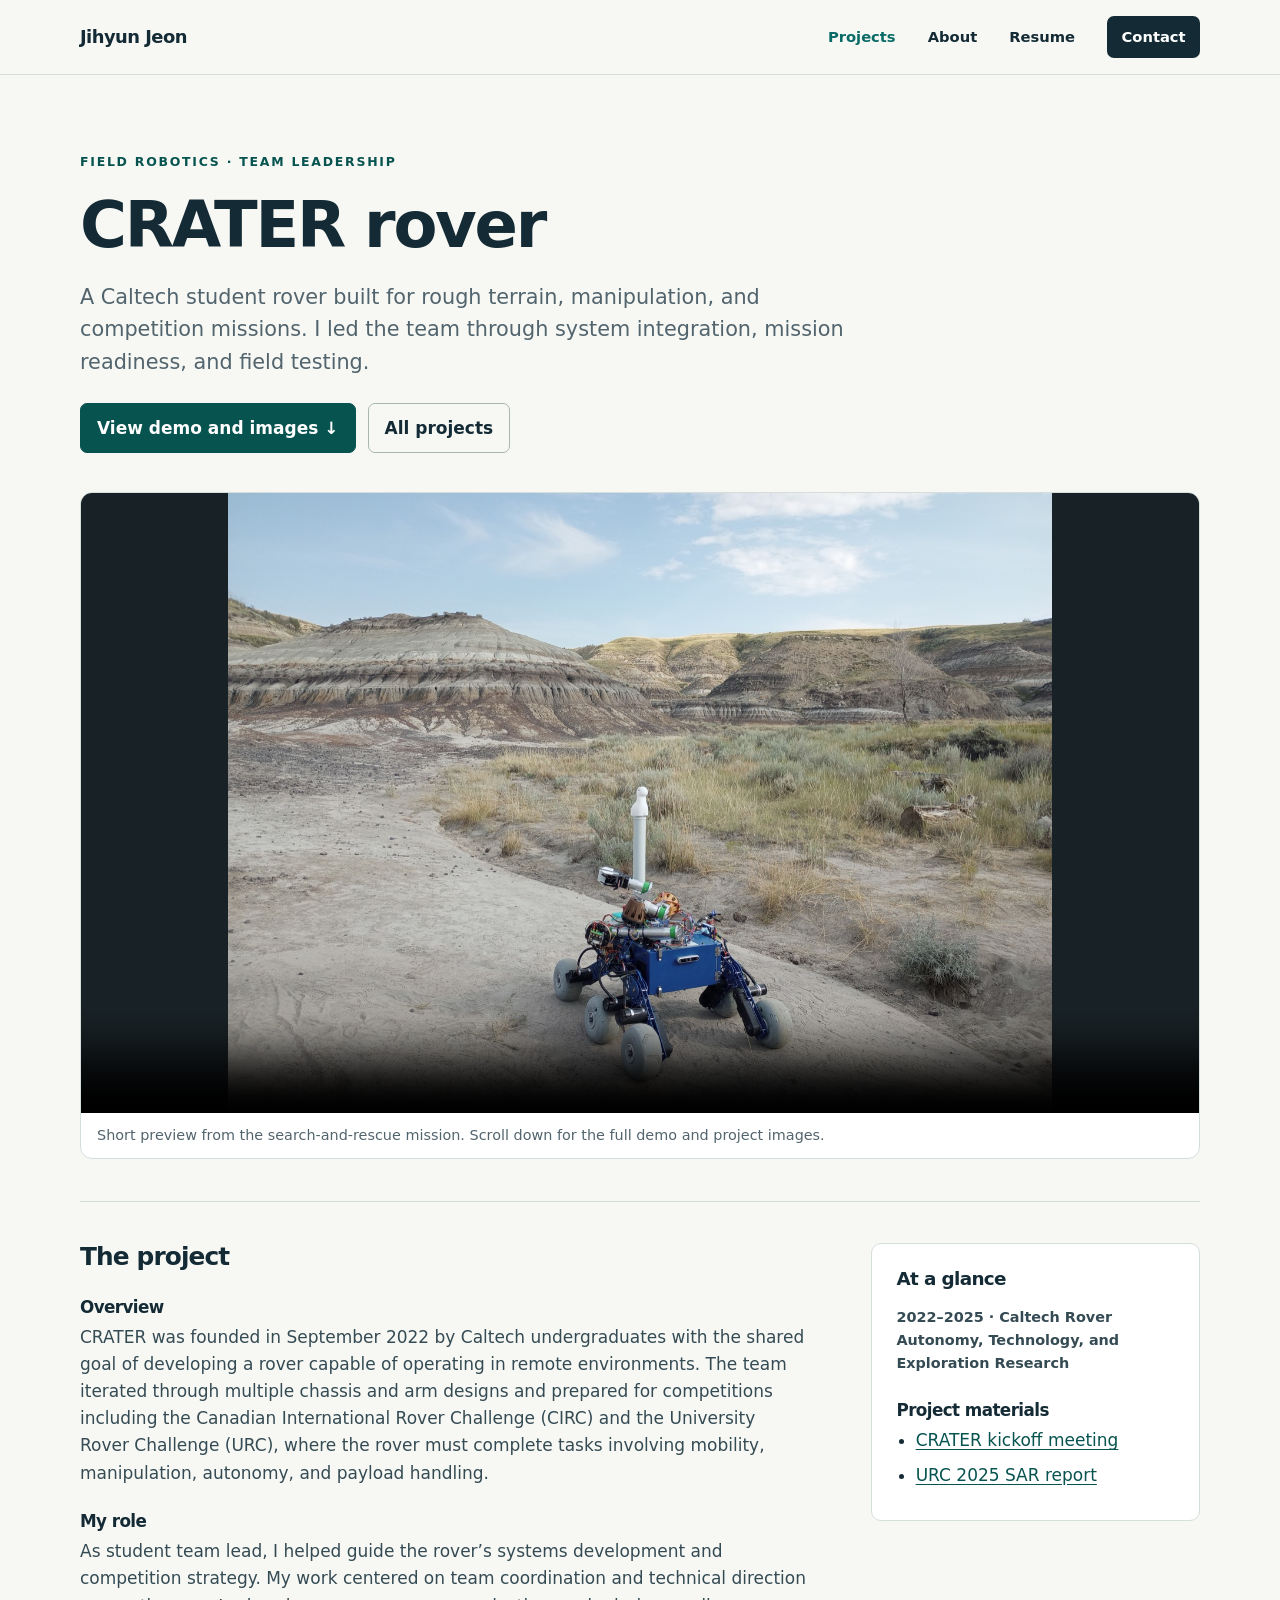
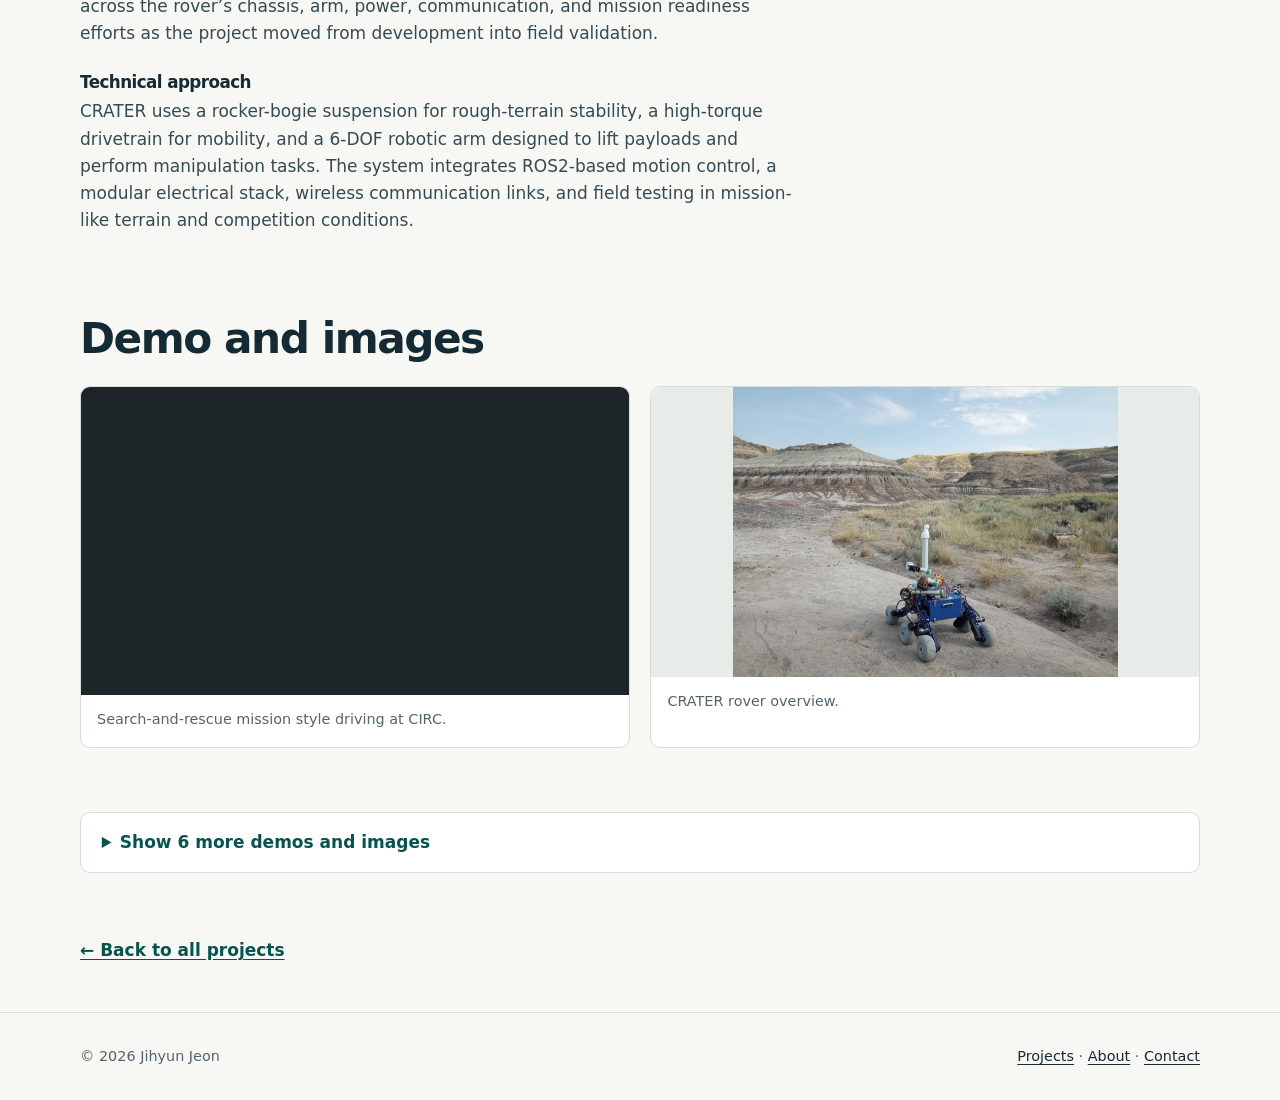
<file: projects/CRATER.html>
<!doctype html>
<html lang="en">
<head>
<meta charset="utf-8">
<meta name="viewport" content="width=device-width, initial-scale=1">
<title>CRATER rover | Jihyun Jeon</title>
<meta name="description" content="A Caltech student rover built for rough terrain, manipulation, and competition missions. I led the team through system integration, mission readiness, and field testing.">
<link rel="icon" href="../assets/favicon.svg" type="image/svg+xml">
<link rel="stylesheet" href="../assets/site.css">
</head>
<body>
<a class="skip-link" href="#main">Skip to content</a><header class="site-header"><div class="container header-inner">
<a class="home-link" href="../index.html">Jihyun Jeon</a><nav aria-label="Main navigation"><a href="../work.html" aria-current="page">Projects</a><a href="../about.html">About</a><a href="../resume.html">Resume</a><a class="nav-cta" href="../contact.html">Contact</a></nav>
</div></header><main id="main" class="container"><article>
<div class="project-hero">
<p class="eyebrow">Field robotics · Team leadership</p>
<h1>CRATER rover</h1>
<p class="lead">A Caltech student rover built for rough terrain, manipulation, and competition missions. I led the team through system integration, mission readiness, and field testing.</p>
<div class="button-row">
<a class="button" href="#demo">View demo and images ↓</a><a class="button secondary" href="../work.html">All projects</a>
</div>
</div>
<section class="project-feature" aria-label="Project motion preview"><video class="scroll-video" data-src="../assets/previews/crater.m4v" poster="../assets/images/crater-rover.jpg" muted loop playsinline controls preload="none" aria-label="CRATER rover search-and-rescue mission in motion"></video><p>Short preview from the search-and-rescue mission. Scroll down for the full demo and project images.</p></section><div class="project-content">
<section aria-labelledby="story-heading"><h2 id="story-heading">The project</h2>
<h3>Overview</h3>
<p>CRATER was founded in September 2022 by Caltech undergraduates with the shared goal of developing a rover capable of operating in remote environments. The team iterated through multiple chassis and arm designs and prepared for competitions including the Canadian International Rover Challenge (CIRC) and the University Rover Challenge (URC), where the rover must complete tasks involving mobility, manipulation, autonomy, and payload handling.</p>
<h3>My role</h3>
<p>As student team lead, I helped guide the rover’s systems development and competition strategy. My work centered on team coordination and technical direction across the rover’s chassis, arm, power, communication, and mission readiness efforts as the project moved from development into field validation.</p>
<h3>Technical approach</h3>
<p>CRATER uses a rocker-bogie suspension for rough-terrain stability, a high-torque drivetrain for mobility, and a 6-DOF robotic arm designed to lift payloads and perform manipulation tasks. The system integrates ROS2-based motion control, a modular electrical stack, wireless communication links, and field testing in mission-like terrain and competition conditions.</p></section><aside class="project-aside"><h2>At a glance</h2>
<p class="meta">2022–2025 · Caltech Rover Autonomy, Technology, and Exploration Research</p>
<h3>Project materials</h3>
<ul>
<li><a href="CRATER/info/CRATER%20Kickoff%20Meeting%2011_10_24.pdf">CRATER kickoff meeting</a></li>
<li><a href="CRATER/info/URC%202025%20SAR%20Report.pdf">URC 2025 SAR report</a></li>
</ul></aside>
</div>
<section id="demo" class="project-media" aria-labelledby="demo-heading"><h2 id="demo-heading">Demo and images</h2>
<div class="media-grid">
<figure><div class="video-wrap"><iframe src="https://www.youtube.com/embed/vEV4JfrbDFo" title="CRATER search and rescue demo" loading="lazy" allow="accelerometer; autoplay; clipboard-write; encrypted-media; gyroscope; picture-in-picture; web-share" referrerpolicy="strict-origin-when-cross-origin" allowfullscreen></iframe></div>
<figcaption>Search-and-rescue mission style driving at CIRC.</figcaption></figure><figure><img src="../assets/images/crater-rover.jpg" alt="CRATER rover thumbnail" loading="lazy"><figcaption>CRATER rover overview.</figcaption></figure>
</div></section><details class="project-more"><summary>Show 6 more demos and images</summary><div class="media-grid">
<figure><div class="video-wrap"><iframe src="https://www.youtube.com/embed/UJNoaUJBwbY" title="CRATER 2022–2023 recap video" loading="lazy" allow="accelerometer; autoplay; clipboard-write; encrypted-media; gyroscope; picture-in-picture; web-share" referrerpolicy="strict-origin-when-cross-origin" allowfullscreen></iframe></div>
<figcaption>CRATER 2022–2023 recap video.</figcaption></figure>
<figure><div class="video-wrap"><iframe src="https://www.youtube.com/embed/fJyHoDiKR3A" title="CRATER night traversal demo" loading="lazy" allow="accelerometer; autoplay; clipboard-write; encrypted-media; gyroscope; picture-in-picture; web-share" referrerpolicy="strict-origin-when-cross-origin" allowfullscreen></iframe></div>
<figcaption>Night traversal and driving demonstration of the rover platform.</figcaption></figure><figure><div class="video-wrap"><iframe src="https://www.youtube.com/embed/4ajV-CV2axI" title="CRATER campus driving demo" loading="lazy" allow="accelerometer; autoplay; clipboard-write; encrypted-media; gyroscope; picture-in-picture; web-share" referrerpolicy="strict-origin-when-cross-origin" allowfullscreen></iframe></div>
<figcaption>Campus driving test for rover mobility and navigation.</figcaption></figure><figure><div class="video-wrap"><iframe src="https://www.youtube.com/embed/9-rPOsbRkzA" title="CRATER arm motion test demo" loading="lazy" allow="accelerometer; autoplay; clipboard-write; encrypted-media; gyroscope; picture-in-picture; web-share" referrerpolicy="strict-origin-when-cross-origin" allowfullscreen></iframe></div>
<figcaption>CRATER arm motion test.</figcaption></figure><figure><div class="video-wrap"><iframe src="https://www.youtube.com/embed/w7vjmhA1ylI" title="CRATER arm lifting 10lb weight demo" loading="lazy" allow="accelerometer; autoplay; clipboard-write; encrypted-media; gyroscope; picture-in-picture; web-share" referrerpolicy="strict-origin-when-cross-origin" allowfullscreen></iframe></div>
<figcaption>CRATER arm lifting a 10 lb weight.</figcaption></figure><figure><div class="video-wrap"><iframe src="https://www.youtube.com/embed/QS5G2hrFDwA" title="CRATER arm grabbing LEGO rover demo" loading="lazy" allow="accelerometer; autoplay; clipboard-write; encrypted-media; gyroscope; picture-in-picture; web-share" referrerpolicy="strict-origin-when-cross-origin" allowfullscreen></iframe></div>
<figcaption>CRATER arm grabbing a LEGO rover.</figcaption></figure>
</div></details>
<a class="back-link" href="../work.html">← Back to all projects</a></article></main><footer class="site-footer"><div class="container footer-inner">
<span>© 2026 Jihyun Jeon</span><span><a href="../work.html">Projects</a> · <a href="../about.html">About</a> · <a href="../contact.html">Contact</a></span>
</div></footer><script src="../assets/site.js" defer></script>
</body>
</html>
</file>
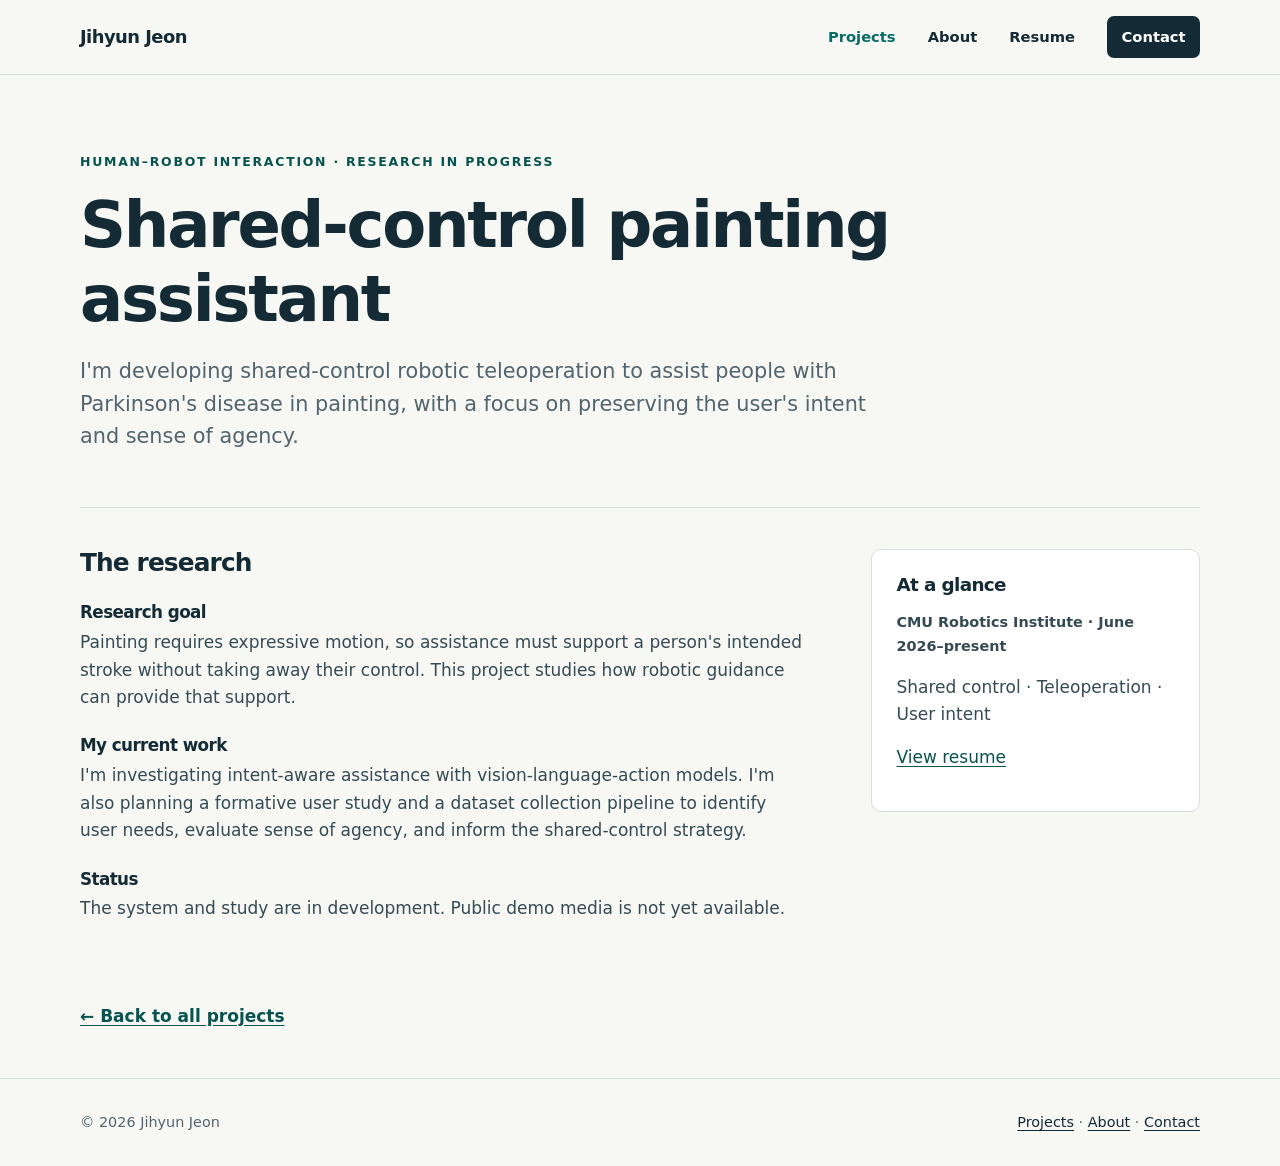
<file: projects/painting-assistant.html>
<!doctype html>
<html lang="en">
<head>
<meta charset="utf-8">
<meta name="viewport" content="width=device-width, initial-scale=1">
<title>Shared-control painting assistant | Jihyun Jeon</title>
<meta name="description" content="Current research on shared-control robotic teleoperation for painting assistance and intent-aware interaction.">
<link rel="icon" href="../assets/favicon.svg" type="image/svg+xml">
<link rel="stylesheet" href="../assets/site.css">
</head>
<body>
<a class="skip-link" href="#main">Skip to content</a>
<header class="site-header"><div class="container header-inner"><a class="home-link" href="../index.html">Jihyun Jeon</a><nav aria-label="Main navigation"><a href="../work.html" aria-current="page">Projects</a><a href="../about.html">About</a><a href="../resume.html">Resume</a><a class="nav-cta" href="../contact.html">Contact</a></nav></div></header>
<main id="main" class="container"><article>
<div class="project-hero"><p class="eyebrow">Human–robot interaction · Research in progress</p><h1>Shared-control painting assistant</h1><p class="lead">I'm developing shared-control robotic teleoperation to assist people with Parkinson's disease in painting, with a focus on preserving the user's intent and sense of agency.</p></div>
<div class="project-content"><section aria-labelledby="story-heading"><h2 id="story-heading">The research</h2><h3>Research goal</h3><p>Painting requires expressive motion, so assistance must support a person's intended stroke without taking away their control. This project studies how robotic guidance can provide that support.</p><h3>My current work</h3><p>I'm investigating intent-aware assistance with vision-language-action models. I'm also planning a formative user study and a dataset collection pipeline to identify user needs, evaluate sense of agency, and inform the shared-control strategy.</p><h3>Status</h3><p>The system and study are in development. Public demo media is not yet available.</p></section><aside class="project-aside"><h2>At a glance</h2><p class="meta">CMU Robotics Institute · June 2026–present</p><p>Shared control · Teleoperation · User intent</p><p><a href="../resume.html">View resume</a></p></aside></div>
<a class="back-link" href="../work.html">← Back to all projects</a>
</article></main>
<footer class="site-footer"><div class="container footer-inner"><span>© 2026 Jihyun Jeon</span><span><a href="../work.html">Projects</a> · <a href="../about.html">About</a> · <a href="../contact.html">Contact</a></span></div></footer>
</body>
</html>
</file>
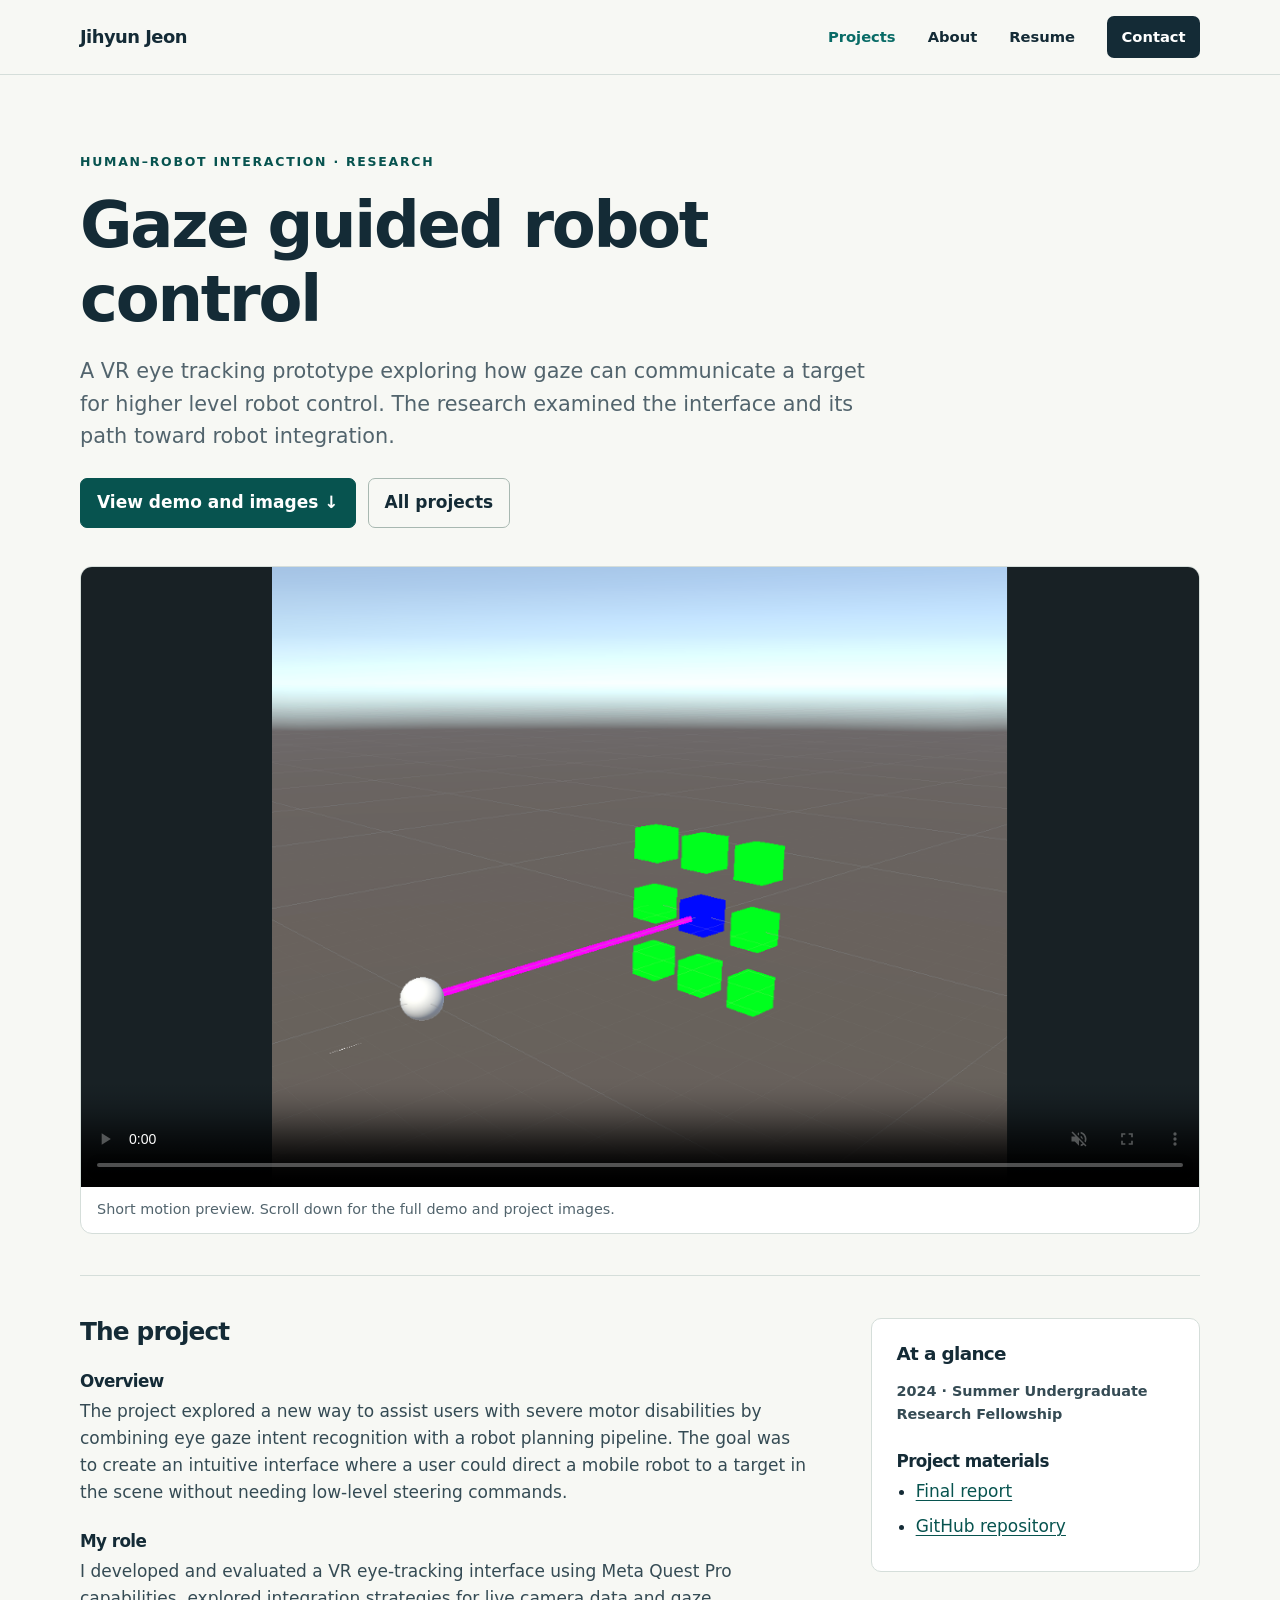
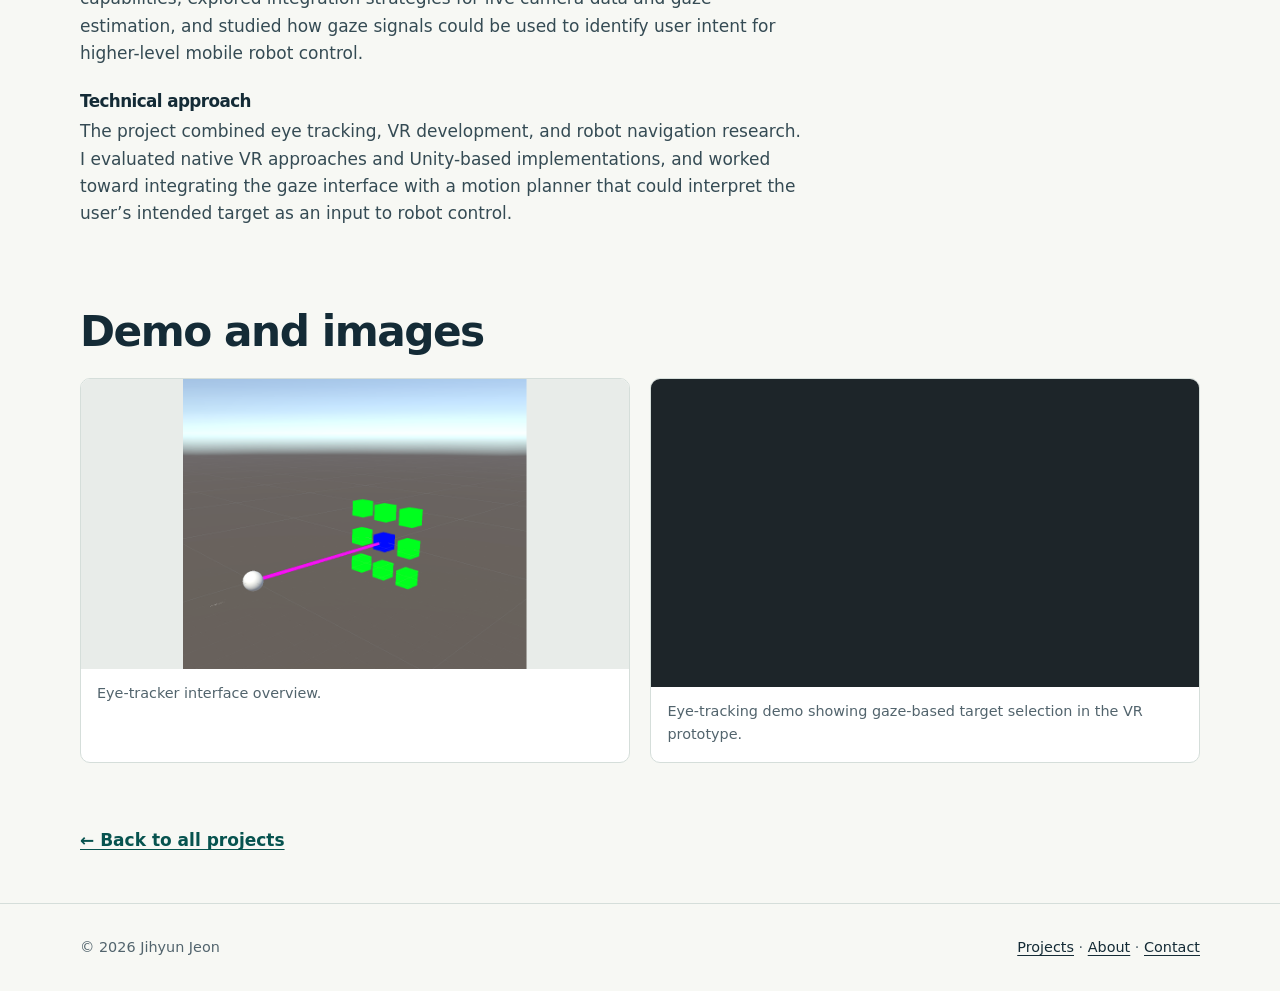
<file: projects/surf.html>
<!doctype html>
<html lang="en">
<head>
<meta charset="utf-8">
<meta name="viewport" content="width=device-width, initial-scale=1">
<title>Gaze guided robot control | Jihyun Jeon</title>
<meta name="description" content="A VR eye tracking prototype exploring how gaze can communicate a target for higher level robot control. The research examined the interface and its path toward robot integration.">
<link rel="icon" href="../assets/favicon.svg" type="image/svg+xml">
<link rel="stylesheet" href="../assets/site.css">
</head>
<body>
<a class="skip-link" href="#main">Skip to content</a><header class="site-header"><div class="container header-inner">
<a class="home-link" href="../index.html">Jihyun Jeon</a><nav aria-label="Main navigation"><a href="../work.html" aria-current="page">Projects</a><a href="../about.html">About</a><a href="../resume.html">Resume</a><a class="nav-cta" href="../contact.html">Contact</a></nav>
</div></header><main id="main" class="container"><article>
<div class="project-hero">
<p class="eyebrow">Human–robot interaction · Research</p>
<h1>Gaze guided robot control</h1>
<p class="lead">A VR eye tracking prototype exploring how gaze can communicate a target for higher level robot control. The research examined the interface and its path toward robot integration.</p>
<div class="button-row">
<a class="button" href="#demo">View demo and images ↓</a><a class="button secondary" href="../work.html">All projects</a>
</div>
</div>
<section class="project-feature" aria-label="Project motion preview"><video class="scroll-video" data-src="../assets/previews/surf.m4v" poster="surf/media/thumbnail.png" muted loop playsinline controls preload="none" aria-label="VR eye tracking prototype in motion"></video><p>Short motion preview. Scroll down for the full demo and project images.</p></section><div class="project-content">
<section aria-labelledby="story-heading"><h2 id="story-heading">The project</h2>
<h3>Overview</h3>
<p>The project explored a new way to assist users with severe motor disabilities by combining eye gaze intent recognition with a robot planning pipeline. The goal was to create an intuitive interface where a user could direct a mobile robot to a target in the scene without needing low-level steering commands.</p>
<h3>My role</h3>
<p>I developed and evaluated a VR eye-tracking interface using Meta Quest Pro capabilities, explored integration strategies for live camera data and gaze estimation, and studied how gaze signals could be used to identify user intent for higher-level mobile robot control.</p>
<h3>Technical approach</h3>
<p>The project combined eye tracking, VR development, and robot navigation research. I evaluated native VR approaches and Unity-based implementations, and worked toward integrating the gaze interface with a motion planner that could interpret the user’s intended target as an input to robot control.</p></section><aside class="project-aside"><h2>At a glance</h2>
<p class="meta">2024 · Summer Undergraduate Research Fellowship</p>
<h3>Project materials</h3>
<ul>
<li><a href="surf/info/SURF_2024_final.pdf">Final report</a></li>
<li><a href="https://github.com/hedgehog412/UnityEyeTracker">GitHub repository</a></li>
</ul></aside>
</div>
<section id="demo" class="project-media" aria-labelledby="demo-heading"><h2 id="demo-heading">Demo and images</h2>
<div class="media-grid">
<figure><img src="surf/media/thumbnail.png" alt="SURF eye tracker thumbnail" loading="lazy"><figcaption>Eye-tracker interface overview.</figcaption></figure><figure><div class="video-wrap"><iframe src="https://www.youtube.com/embed/8kWFhJQyaf0" title="SURF eye tracker demo" loading="lazy" allow="accelerometer; autoplay; clipboard-write; encrypted-media; gyroscope; picture-in-picture; web-share" referrerpolicy="strict-origin-when-cross-origin" allowfullscreen></iframe></div>
<figcaption>Eye-tracking demo showing gaze-based target selection in the VR prototype.</figcaption></figure>
</div></section>
<a class="back-link" href="../work.html">← Back to all projects</a></article></main><footer class="site-footer"><div class="container footer-inner">
<span>© 2026 Jihyun Jeon</span><span><a href="../work.html">Projects</a> · <a href="../about.html">About</a> · <a href="../contact.html">Contact</a></span>
</div></footer><script src="../assets/site.js" defer></script>
</body>
</html>
</file>
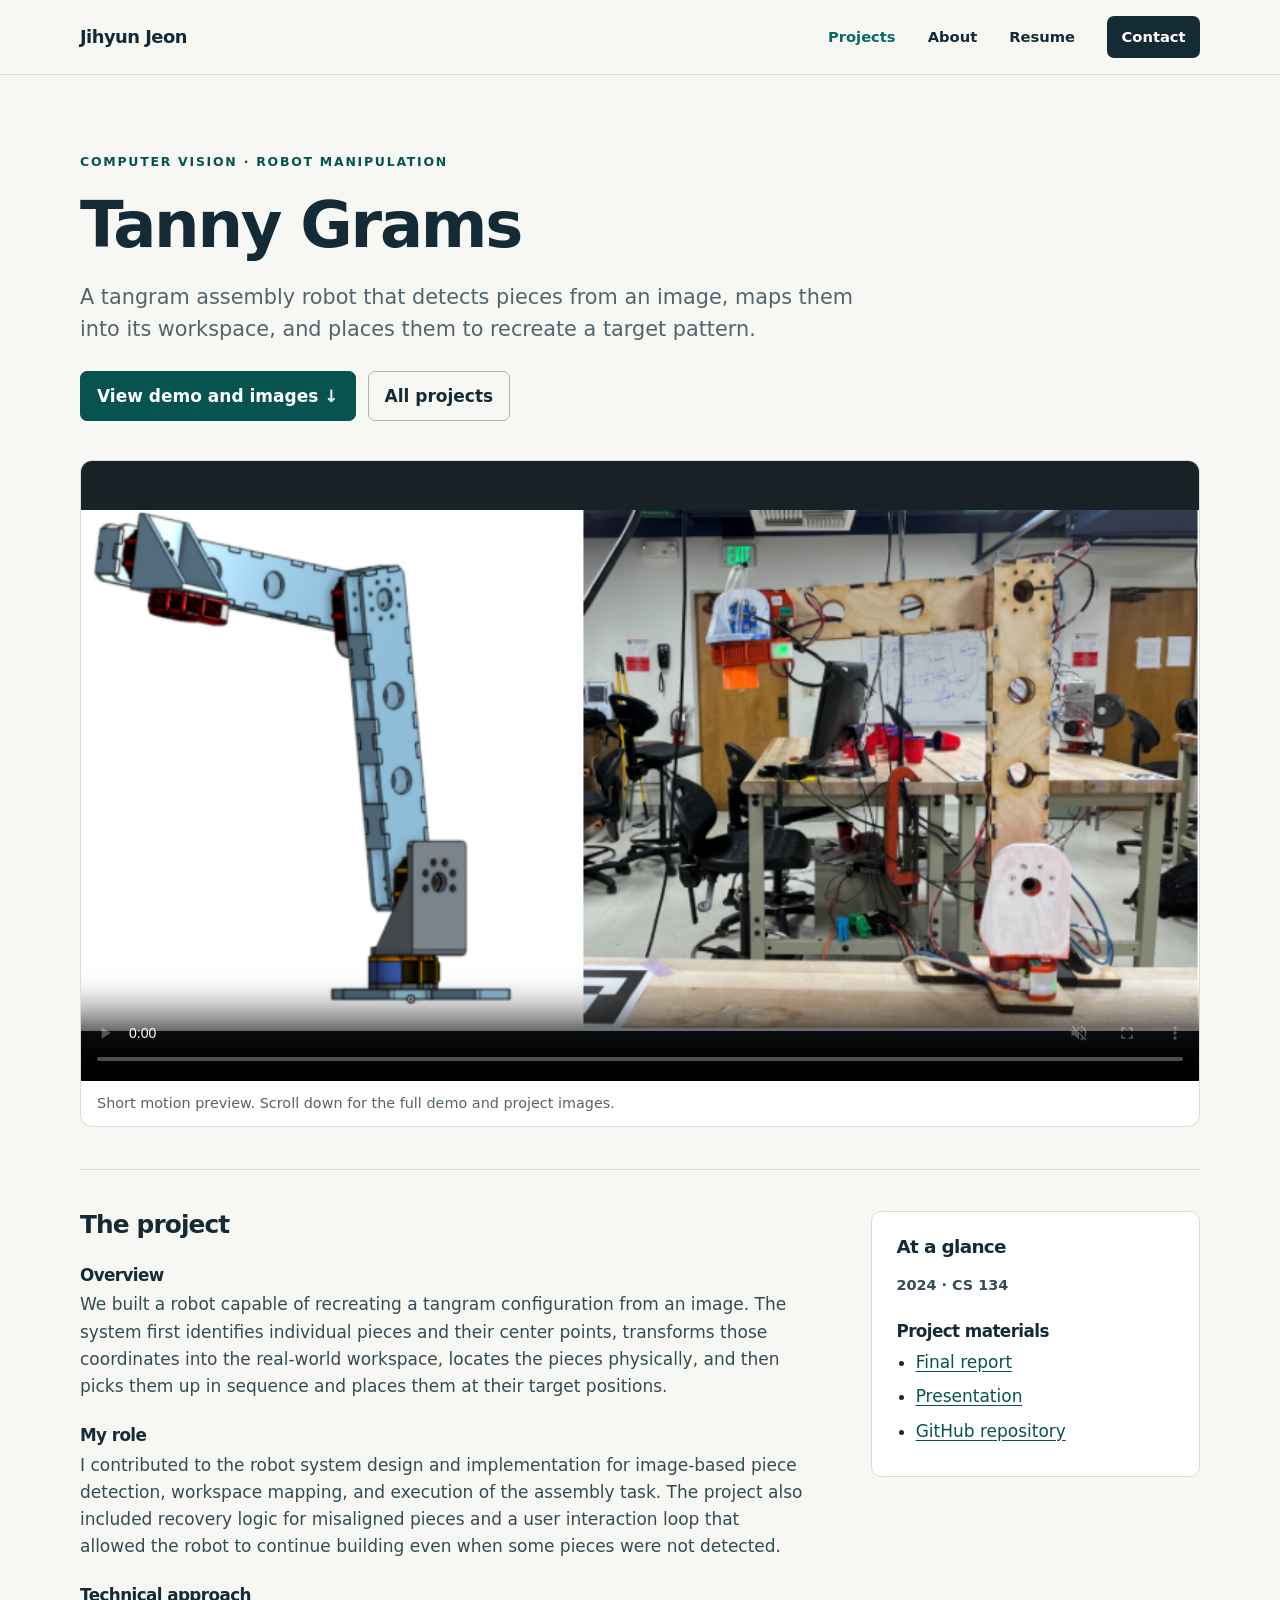
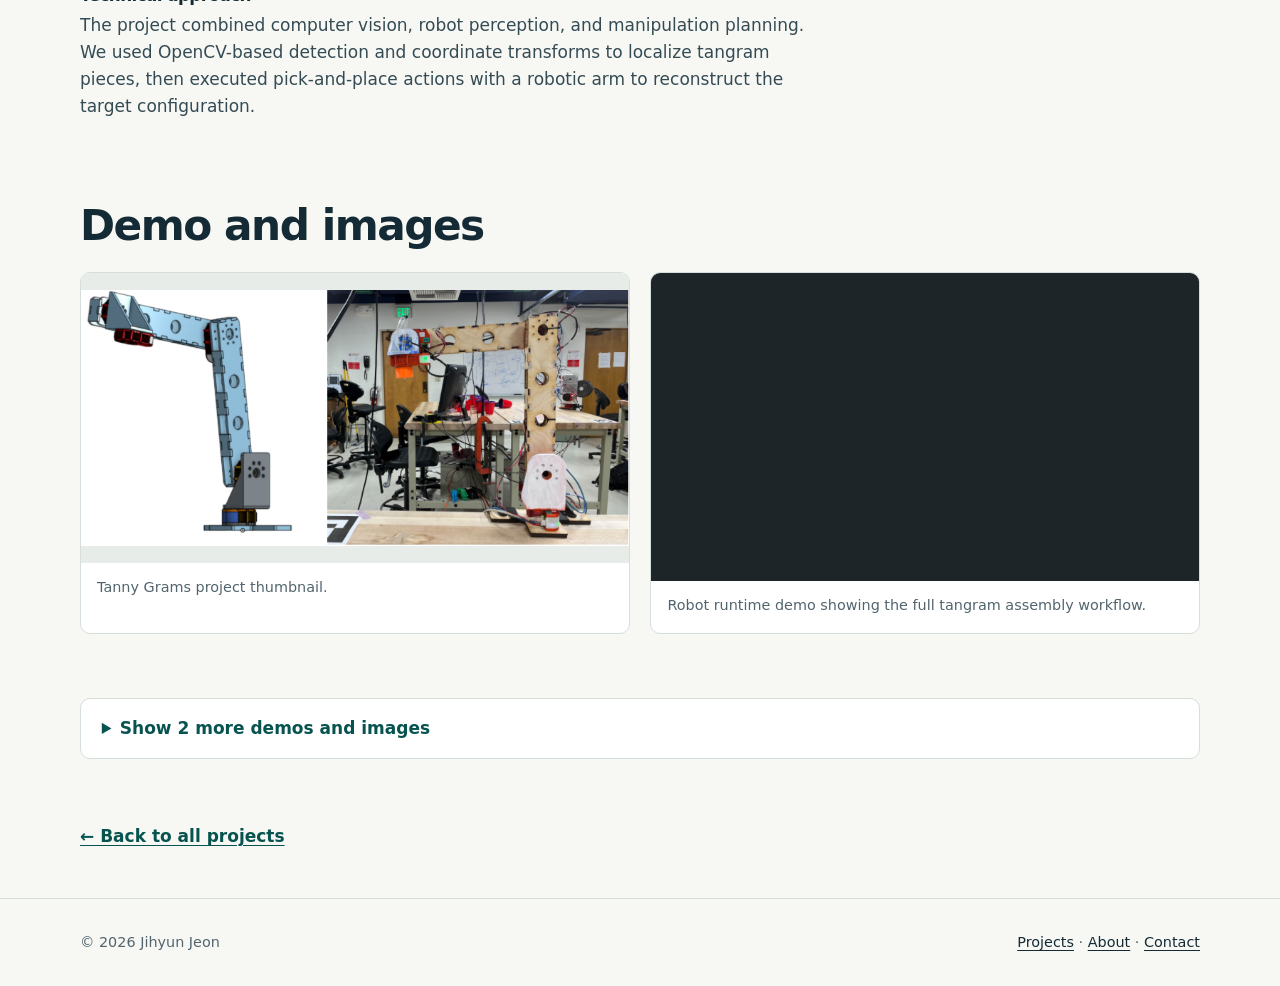
<file: projects/Tanny-Grams.html>
<!doctype html>
<html lang="en">
<head>
<meta charset="utf-8">
<meta name="viewport" content="width=device-width, initial-scale=1">
<title>Tanny Grams | Jihyun Jeon</title>
<meta name="description" content="A tangram assembly robot that detects pieces from an image, maps them into its workspace, and places them to recreate a target pattern.">
<link rel="icon" href="../assets/favicon.svg" type="image/svg+xml">
<link rel="stylesheet" href="../assets/site.css">
</head>
<body>
<a class="skip-link" href="#main">Skip to content</a><header class="site-header"><div class="container header-inner">
<a class="home-link" href="../index.html">Jihyun Jeon</a><nav aria-label="Main navigation"><a href="../work.html" aria-current="page">Projects</a><a href="../about.html">About</a><a href="../resume.html">Resume</a><a class="nav-cta" href="../contact.html">Contact</a></nav>
</div></header><main id="main" class="container"><article>
<div class="project-hero">
<p class="eyebrow">Computer vision · Robot manipulation</p>
<h1>Tanny Grams</h1>
<p class="lead">A tangram assembly robot that detects pieces from an image, maps them into its workspace, and places them to recreate a target pattern.</p>
<div class="button-row">
<a class="button" href="#demo">View demo and images ↓</a><a class="button secondary" href="../work.html">All projects</a>
</div>
</div>
<section class="project-feature" aria-label="Project motion preview"><video class="scroll-video" data-src="../assets/previews/tanny-grams.m4v" poster="Tanny%20Grams/Media/thumbnail.png" muted loop playsinline controls preload="none" aria-label="Tangram robot arm executing a movement"></video><p>Short motion preview. Scroll down for the full demo and project images.</p></section><div class="project-content">
<section aria-labelledby="story-heading"><h2 id="story-heading">The project</h2>
<h3>Overview</h3>
<p>We built a robot capable of recreating a tangram configuration from an image. The system first identifies individual pieces and their center points, transforms those coordinates into the real-world workspace, locates the pieces physically, and then picks them up in sequence and places them at their target positions.</p>
<h3>My role</h3>
<p>I contributed to the robot system design and implementation for image-based piece detection, workspace mapping, and execution of the assembly task. The project also included recovery logic for misaligned pieces and a user interaction loop that allowed the robot to continue building even when some pieces were not detected.</p>
<h3>Technical approach</h3>
<p>The project combined computer vision, robot perception, and manipulation planning. We used OpenCV-based detection and coordinate transforms to localize tangram pieces, then executed pick-and-place actions with a robotic arm to reconstruct the target configuration.</p></section><aside class="project-aside"><h2>At a glance</h2>
<p class="meta">2024 · CS 134</p>
<h3>Project materials</h3>
<ul>
<li><a href="Tanny%20Grams/Info/CS134%20Final%20Report.pdf">Final report</a></li>
<li><a href="Tanny%20Grams/Info/CS%20134%20Presentation.pdf">Presentation</a></li>
<li><a href="https://github.com/hedgehog412/Tanny_Grams">GitHub repository</a></li>
</ul></aside>
</div>
<section id="demo" class="project-media" aria-labelledby="demo-heading"><h2 id="demo-heading">Demo and images</h2>
<div class="media-grid">
<figure><img src="Tanny%20Grams/Media/thumbnail.png" alt="Tanny Grams thumbnail" loading="lazy"><figcaption>Tanny Grams project thumbnail.</figcaption></figure><figure><div class="video-wrap"><iframe src="https://www.youtube.com/embed/-wbUHAUzzv0" title="Tanny Grams robot runtime demo" loading="lazy" allow="accelerometer; autoplay; clipboard-write; encrypted-media; gyroscope; picture-in-picture; web-share" referrerpolicy="strict-origin-when-cross-origin" allowfullscreen></iframe></div>
<figcaption>Robot runtime demo showing the full tangram assembly workflow.</figcaption></figure>
</div></section><details class="project-more"><summary>Show 2 more demos and images</summary><div class="media-grid">
<figure><div class="video-wrap"><iframe src="https://www.youtube.com/embed/VQ-gnPyoYpY" title="Tanny Grams OpenCV detector demo" loading="lazy" allow="accelerometer; autoplay; clipboard-write; encrypted-media; gyroscope; picture-in-picture; web-share" referrerpolicy="strict-origin-when-cross-origin" allowfullscreen></iframe></div>
<figcaption>Detection pipeline using OpenCV to identify pieces and their centers.</figcaption></figure><figure><div class="video-wrap"><iframe src="https://www.youtube.com/embed/lWaF3ij6W8M" title="Tanny Grams assembly demo" loading="lazy" allow="accelerometer; autoplay; clipboard-write; encrypted-media; gyroscope; picture-in-picture; web-share" referrerpolicy="strict-origin-when-cross-origin" allowfullscreen></iframe></div>
<figcaption>Robot behavior during tangram assembly and placement.</figcaption></figure>
</div></details>
<a class="back-link" href="../work.html">← Back to all projects</a></article></main><footer class="site-footer"><div class="container footer-inner">
<span>© 2026 Jihyun Jeon</span><span><a href="../work.html">Projects</a> · <a href="../about.html">About</a> · <a href="../contact.html">Contact</a></span>
</div></footer><script src="../assets/site.js" defer></script>
</body>
</html>
</file>
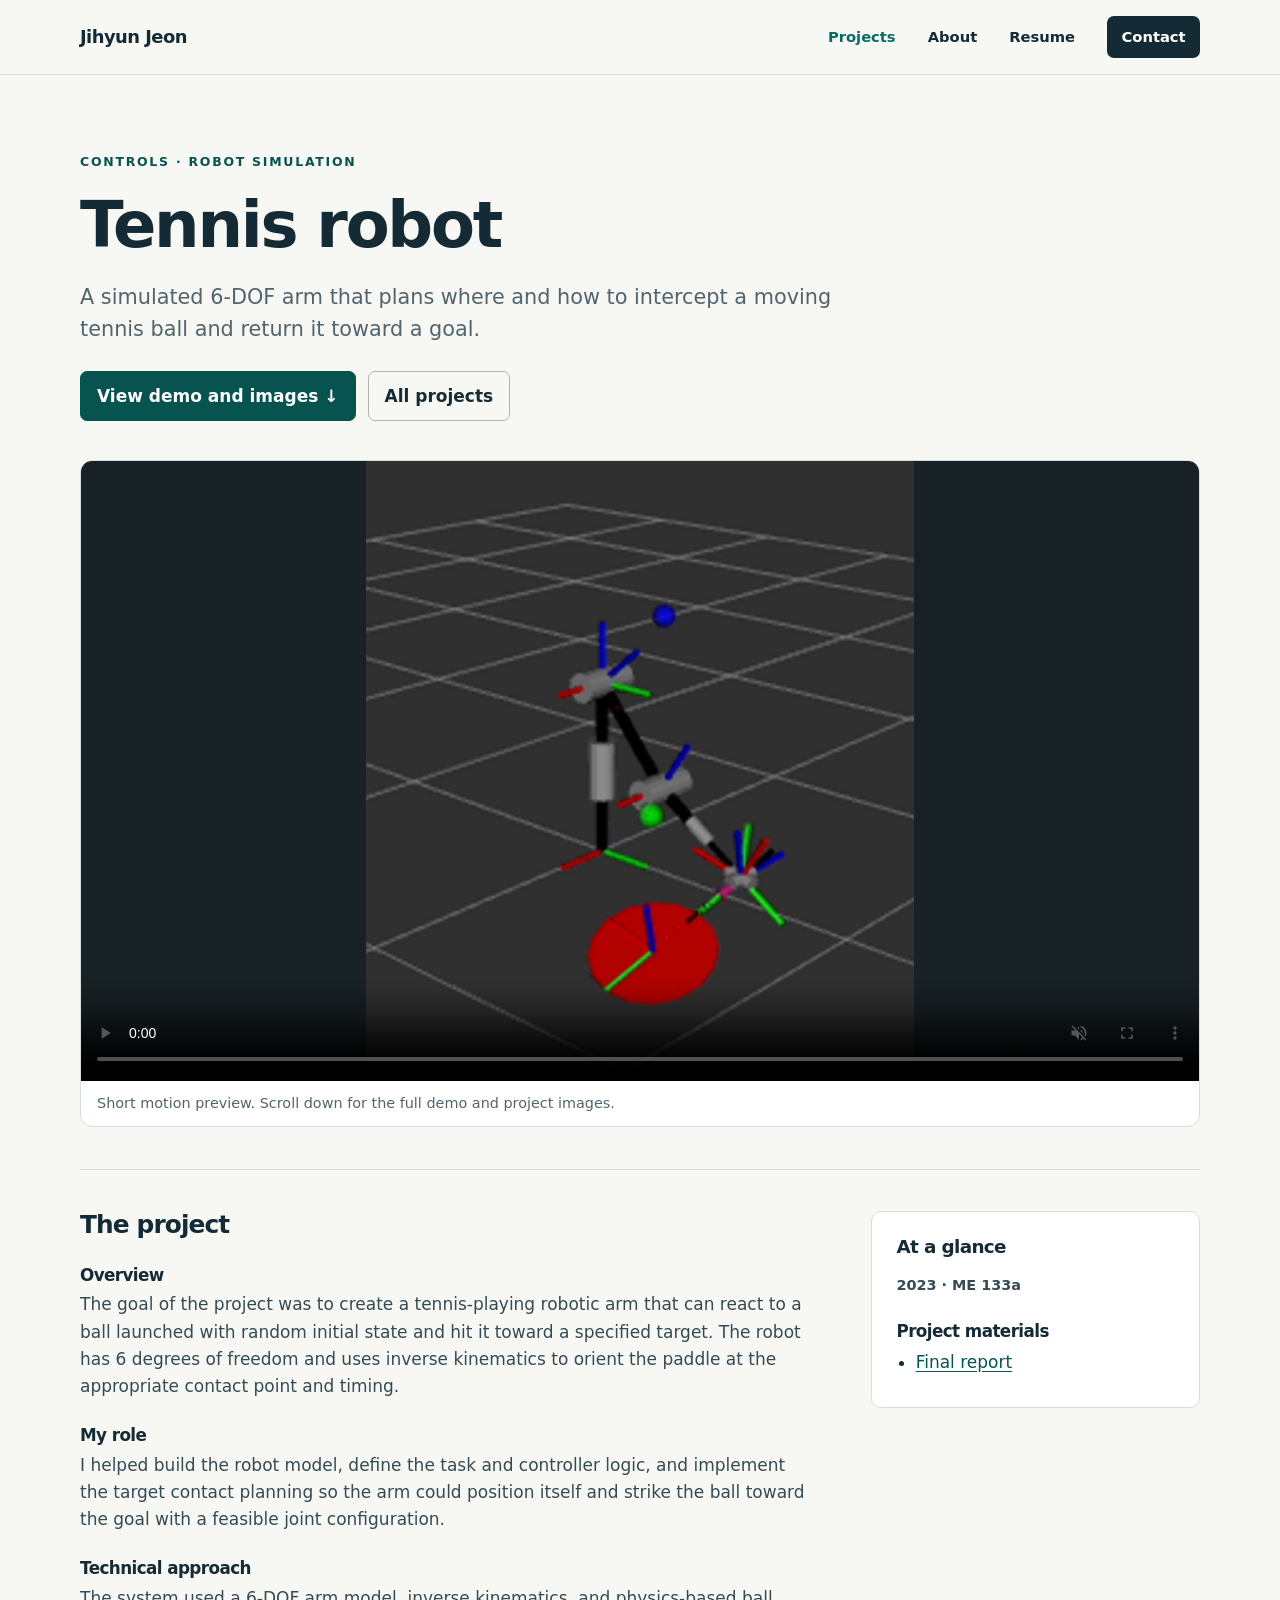
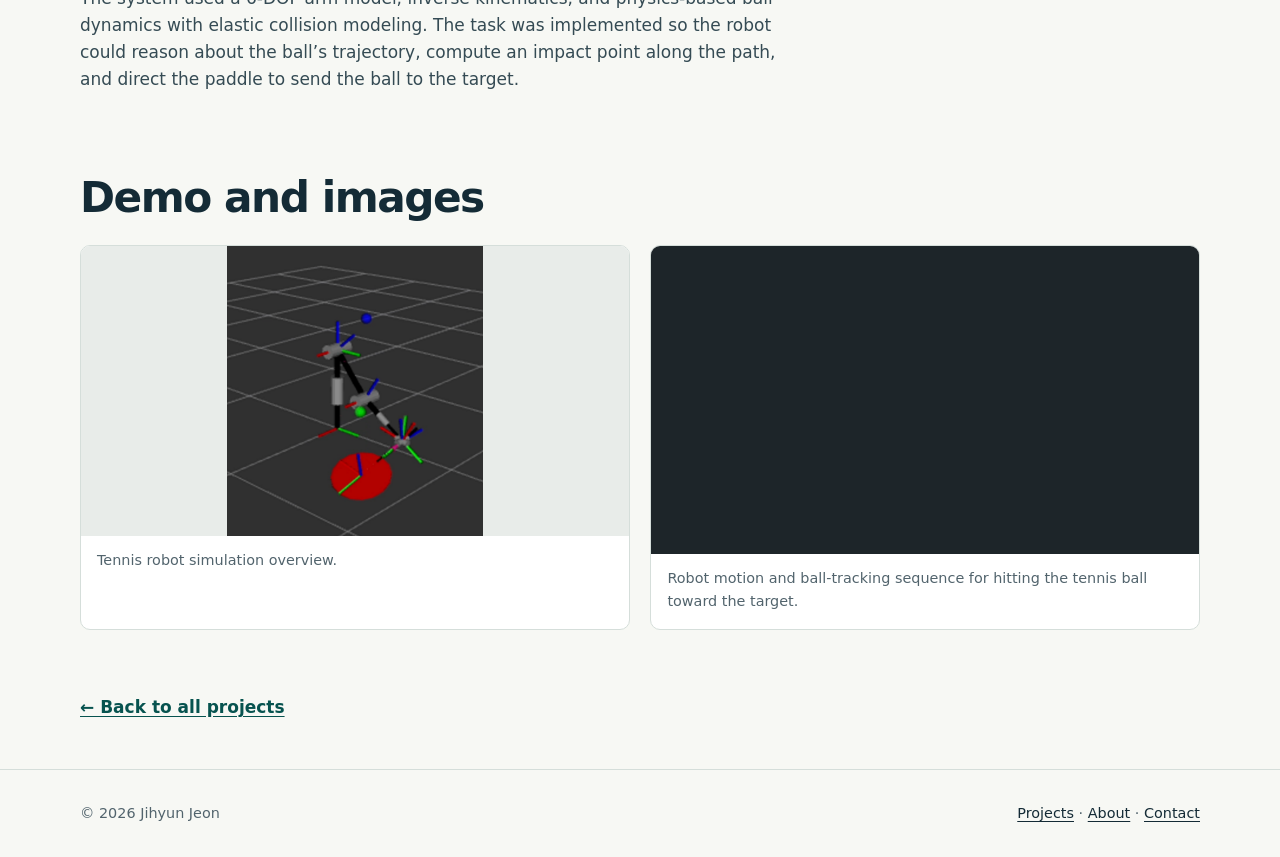
<file: projects/tennis-robot.html>
<!doctype html>
<html lang="en">
<head>
<meta charset="utf-8">
<meta name="viewport" content="width=device-width, initial-scale=1">
<title>Tennis robot | Jihyun Jeon</title>
<meta name="description" content="A simulated 6-DOF arm that plans where and how to intercept a moving tennis ball and return it toward a goal.">
<link rel="icon" href="../assets/favicon.svg" type="image/svg+xml">
<link rel="stylesheet" href="../assets/site.css">
</head>
<body>
<a class="skip-link" href="#main">Skip to content</a><header class="site-header"><div class="container header-inner">
<a class="home-link" href="../index.html">Jihyun Jeon</a><nav aria-label="Main navigation"><a href="../work.html" aria-current="page">Projects</a><a href="../about.html">About</a><a href="../resume.html">Resume</a><a class="nav-cta" href="../contact.html">Contact</a></nav>
</div></header><main id="main" class="container"><article>
<div class="project-hero">
<p class="eyebrow">Controls · Robot simulation</p>
<h1>Tennis robot</h1>
<p class="lead">A simulated 6-DOF arm that plans where and how to intercept a moving tennis ball and return it toward a goal.</p>
<div class="button-row">
<a class="button" href="#demo">View demo and images ↓</a><a class="button secondary" href="../work.html">All projects</a>
</div>
</div>
<section class="project-feature" aria-label="Project motion preview"><video class="scroll-video" data-src="../assets/previews/tennis.m4v" poster="tennis%20robot/media/thumbnail.png" muted loop playsinline controls preload="none" aria-label="Tennis ball and robot arm simulation in motion"></video><p>Short motion preview. Scroll down for the full demo and project images.</p></section><div class="project-content">
<section aria-labelledby="story-heading"><h2 id="story-heading">The project</h2>
<h3>Overview</h3>
<p>The goal of the project was to create a tennis-playing robotic arm that can react to a ball launched with random initial state and hit it toward a specified target. The robot has 6 degrees of freedom and uses inverse kinematics to orient the paddle at the appropriate contact point and timing.</p>
<h3>My role</h3>
<p>I helped build the robot model, define the task and controller logic, and implement the target contact planning so the arm could position itself and strike the ball toward the goal with a feasible joint configuration.</p>
<h3>Technical approach</h3>
<p>The system used a 6-DOF arm model, inverse kinematics, and physics-based ball dynamics with elastic collision modeling. The task was implemented so the robot could reason about the ball’s trajectory, compute an impact point along the path, and direct the paddle to send the ball to the target.</p></section><aside class="project-aside"><h2>At a glance</h2>
<p class="meta">2023 · ME 133a</p>
<h3>Project materials</h3>
<ul><li><a href="tennis%20robot/info/Me_133a_final_report.pdf">Final report</a></li></ul></aside>
</div>
<section id="demo" class="project-media" aria-labelledby="demo-heading"><h2 id="demo-heading">Demo and images</h2>
<div class="media-grid">
<figure><img src="tennis%20robot/media/thumbnail.png" alt="Tennis robot thumbnail" loading="lazy"><figcaption>Tennis robot simulation overview.</figcaption></figure><figure><div class="video-wrap"><iframe src="https://www.youtube.com/embed/-fZQY6dkwzM" title="Tennis robot motion and ball-tracking demo" loading="lazy" allow="accelerometer; autoplay; clipboard-write; encrypted-media; gyroscope; picture-in-picture; web-share" referrerpolicy="strict-origin-when-cross-origin" allowfullscreen></iframe></div>
<figcaption>Robot motion and ball-tracking sequence for hitting the tennis ball toward the target.</figcaption></figure>
</div></section>
<a class="back-link" href="../work.html">← Back to all projects</a></article></main><footer class="site-footer"><div class="container footer-inner">
<span>© 2026 Jihyun Jeon</span><span><a href="../work.html">Projects</a> · <a href="../about.html">About</a> · <a href="../contact.html">Contact</a></span>
</div></footer><script src="../assets/site.js" defer></script>
</body>
</html>
</file>
<file: assets/site.css>
:root {
  color-scheme: light;
  --ink: #142b36;
  --muted: #52646d;
  --line: #d5deda;
  --paper: #f7f8f4;
  --white: #ffffff;
  --accent: #086b66;
  --accent-dark: #07534f;
  --warm: #d7e9d9;
  --shadow: 0 14px 36px rgba(20, 43, 54, .08);
}

* { box-sizing: border-box; }
html { scroll-behavior: smooth; scroll-padding-top: 6rem; }
body { margin: 0; background: var(--paper); color: var(--ink); font: 17px/1.6 system-ui, -apple-system, BlinkMacSystemFont, "Segoe UI", sans-serif; }
img, video { display: block; max-width: 100%; }
a { color: var(--accent-dark); text-underline-offset: .2em; }
a:hover { color: var(--accent); }
:focus-visible { outline: 3px solid var(--accent); outline-offset: 4px; }
.container { width: min(100% - 3rem, 1120px); margin-inline: auto; }
.narrow { max-width: 760px; }
.skip-link { position: fixed; left: 1rem; top: -5rem; z-index: 30; padding: .6rem 1rem; background: white; }
.skip-link:focus { top: 1rem; }
.site-header { position: sticky; top: 0; z-index: 20; background: rgba(247, 248, 244, .96); border-bottom: 1px solid var(--line); backdrop-filter: blur(12px); }
.header-inner { min-height: 74px; display: flex; align-items: center; justify-content: space-between; gap: 1.5rem; }
.home-link { color: var(--ink); text-decoration: none; font-weight: 800; letter-spacing: -.03em; font-size: 1.12rem; white-space: nowrap; }
.site-header nav { display: flex; align-items: center; gap: clamp(.8rem, 2.5vw, 2rem); }
.site-header nav a { color: var(--ink); text-decoration: none; font-size: .92rem; font-weight: 650; white-space: nowrap; }
.site-header nav a:hover, .site-header nav a[aria-current="page"] { color: var(--accent); }
.site-header nav .nav-cta { padding: .55rem .9rem; background: var(--ink); color: white; border-radius: 7px; }
.site-header nav .nav-cta:hover { background: var(--accent-dark); color: white; }
main { min-height: calc(100vh - 165px); }
h1, h2, h3 { line-height: 1.16; letter-spacing: -.035em; }
h1 { font-size: clamp(2.8rem, 6vw, 5.2rem); margin: 0 0 1.2rem; }
h2 { font-size: clamp(1.9rem, 3.3vw, 2.65rem); margin: 0; }
h3 { font-size: 1.3rem; margin: 0 0 .6rem; }
p { margin: 0 0 1rem; }
.eyebrow { color: var(--accent-dark); font-size: .78rem; text-transform: uppercase; font-weight: 800; letter-spacing: .14em; margin-bottom: 1rem; }
.lead { color: var(--muted); font-size: clamp(1.08rem, 1.8vw, 1.3rem); line-height: 1.55; }
.meta { color: var(--muted); font-size: .9rem; font-weight: 600; }
.button-row { display: flex; flex-wrap: wrap; gap: .75rem; margin-top: 1.6rem; }
.button { display: inline-flex; align-items: center; justify-content: center; gap: .45rem; min-height: 46px; padding: .65rem 1rem; background: var(--accent-dark); color: white; border: 1px solid var(--accent-dark); border-radius: 7px; font-weight: 700; text-decoration: none; }
.button:hover { background: var(--ink); border-color: var(--ink); color: white; }
.button.secondary { background: transparent; color: var(--ink); border-color: #a8b8b1; }
.button.secondary:hover { background: white; color: var(--accent-dark); }
.hero { padding: clamp(3.7rem, 8vw, 7rem) 0 clamp(3.2rem, 7vw, 5.5rem); }
.hero-grid { display: grid; grid-template-columns: minmax(0, 1.45fr) minmax(270px, .65fr); gap: clamp(2rem, 6vw, 5rem); align-items: center; }
.hero .lead { max-width: 680px; }
.hero-note { padding: 1.6rem; background: var(--warm); border-left: 4px solid var(--accent); border-radius: 0 10px 10px 0; }
.hero-note strong { display: block; font-size: 1.08rem; margin-bottom: .4rem; }
.hero-note p { color: #344f4b; margin: 0; }
.section { padding: clamp(3.2rem, 6vw, 5.5rem) 0; border-top: 1px solid var(--line); }
.section-heading { display: flex; align-items: end; justify-content: space-between; gap: 1rem; margin-bottom: 1.6rem; }
.section-heading p { color: var(--muted); margin: .6rem 0 0; }
.text-link { white-space: nowrap; font-weight: 700; }
.project-grid { display: grid; grid-template-columns: repeat(2, minmax(0, 1fr)); gap: 1.35rem; }
.project-card { overflow: hidden; background: white; border: 1px solid var(--line); border-radius: 12px; transition: transform .18s, box-shadow .18s; }
.project-card:hover { transform: translateY(-3px); box-shadow: var(--shadow); }
.project-card > a { display: block; color: inherit; text-decoration: none; height: 100%; }
.project-card img { width: 100%; height: 240px; object-fit: cover; background: #e6ece8; }
.card-media { position: relative; height: 240px; overflow: hidden; background: #e6ece8; }
.card-media img { height: 100%; }
.project-card img.rover { object-position: center 75%; }
.project-card img.planner { object-fit: contain; padding: 1rem; background: #e4e9e0; }
.project-card img.eye { object-position: center 58%; }
.project-card img.tennis { object-position: center 43%; }
.card-body { padding: 1.35rem 1.45rem 1.5rem; }
.card-body .meta { margin: 0 0 .5rem; }
.card-body h3 { margin: 0 0 .55rem; }
.card-body p { color: var(--muted); margin: 0 0 .9rem; }
.card-link { color: var(--accent-dark); font-weight: 750; font-size: .92rem; }
.project-card:hover .card-link { text-decoration: underline; }
.callout { display: flex; align-items: center; justify-content: space-between; gap: 1.5rem; padding: clamp(1.5rem, 4vw, 2.4rem); background: var(--ink); color: white; border-radius: 12px; }
.callout h2 { font-size: clamp(1.5rem, 2.8vw, 2.15rem); }
.callout p { color: #d7e6e7; margin: .5rem 0 0; }
.callout .button { flex: 0 0 auto; background: white; color: var(--ink); border-color: white; }
.callout .button:hover { background: var(--warm); }
.page-intro { padding: clamp(3rem, 6vw, 5rem) 0 2.2rem; }
.page-intro .lead { max-width: 790px; margin-bottom: 0; }
.about-page .page-intro { padding-bottom: 1.25rem; }
.about-page .section { padding-block: 2rem; }
.work-grid { padding-bottom: 5rem; }
.prose { max-width: 760px; }
.prose h2 { font-size: 1.55rem; margin: 2.4rem 0 .8rem; }
.prose h3 { font-size: 1.1rem; margin: 1.8rem 0 .55rem; }
.prose p, .prose li { color: #354b54; }
.prose ul { padding-left: 1.35rem; }
.info-grid { display: grid; grid-template-columns: repeat(2, minmax(0, 1fr)); gap: 1.5rem; }
.info-box { padding: 1.6rem; background: white; border: 1px solid var(--line); border-radius: 10px; }
.info-box h2 { font-size: 1.25rem; margin-bottom: .65rem; }
.info-box p:last-child { margin-bottom: 0; }
.resume-intro { padding-bottom: 2.8rem; }
.resume-intro h1 { margin-bottom: .35rem; }
.resume-intro .lead { margin-bottom: .5rem; }
.resume-content { max-width: 940px; padding-bottom: 5rem; }
.resume-section { display: grid; grid-template-columns: 180px minmax(0, 1fr); gap: 0 1.5rem; border-top: 1px solid var(--line); padding: 2rem 0; }
.resume-section h2 { grid-row: 1 / span 20; font-size: 1.18rem; letter-spacing: -.02em; color: var(--accent-dark); }
.resume-section > p, .resume-entry { grid-column: 2; }
.resume-section > p { color: #354b54; }
.resume-entry + .resume-entry { margin-top: 1.4rem; }
.resume-entry-head { display: flex; justify-content: space-between; align-items: baseline; gap: 1rem; }
.resume-entry-head h3 { font-size: 1.08rem; margin: 0; }
.resume-entry-head span { flex: 0 0 auto; color: var(--muted); font-size: .88rem; font-weight: 650; }
.resume-entry p { color: #354b54; margin: .2rem 0 0; }
.resume-entry ul { color: #354b54; margin: .45rem 0 0; padding-left: 1.2rem; }
.resume-entry li { padding-left: .15rem; margin: .25rem 0; }
.contact-form { display: grid; gap: 1rem; max-width: 680px; }
.contact-form label { display: grid; gap: .35rem; font-weight: 650; }
.contact-form input, .contact-form textarea { font: inherit; padding: .75rem .9rem; border: 1px solid #aebdb6; background: white; border-radius: 7px; color: var(--ink); width: 100%; }
.contact-form textarea { min-height: 150px; resize: vertical; }
.contact-form button { width: fit-content; cursor: pointer; font: inherit; }
.site-footer { border-top: 1px solid var(--line); padding: 2rem 0; color: var(--muted); font-size: .9rem; }
.footer-inner { display: flex; justify-content: space-between; gap: 1rem; flex-wrap: wrap; }
.footer-inner a { color: var(--ink); }

/* Project pages */
.project-hero { padding: clamp(2.8rem, 6vw, 5rem) 0 2.4rem; }
.project-hero h1 { font-size: clamp(2.7rem, 5vw, 4.4rem); max-width: 850px; }
.project-hero .lead { max-width: 800px; }
.project-feature { margin: 0 0 2.6rem; overflow: hidden; background: white; border: 1px solid var(--line); border-radius: 12px; }
.project-feature video { width: 100%; aspect-ratio: 16 / 9; max-height: 620px; object-fit: contain; background: #182125; }
.project-feature p { margin: 0; padding: .7rem 1rem; color: var(--muted); font-size: .9rem; }
.project-content { display: grid; grid-template-columns: minmax(0, 1.55fr) minmax(240px, .7fr); gap: clamp(2rem, 5vw, 4rem); align-items: start; padding: 2.6rem 0 4rem; border-top: 1px solid var(--line); }
.project-content h2 { font-size: 1.55rem; margin-bottom: 1rem; }
.project-content h3 { font-size: 1.05rem; margin: 1.6rem 0 .4rem; }
.project-content p { color: #354b54; }
.project-aside { background: white; border: 1px solid var(--line); padding: 1.5rem; border-radius: 10px; }
.project-aside h2 { font-size: 1.15rem; }
.project-aside ul { margin: 0; padding-left: 1.2rem; }
.project-aside li { margin: .45rem 0; }
.project-media { padding-bottom: 4rem; }
.project-media h2 { margin-bottom: 1.4rem; }
.media-grid { display: grid; grid-template-columns: repeat(2, minmax(0, 1fr)); gap: 1.3rem; }
.media-grid figure { margin: 0; background: white; border: 1px solid var(--line); border-radius: 10px; overflow: hidden; }
.media-grid img { width: 100%; height: 290px; object-fit: contain; background: #e8ece9; }
.media-grid .video-wrap { aspect-ratio: 16 / 9; background: #1d2529; }
.media-grid iframe, .media-grid video { display: block; width: 100%; height: 100%; border: 0; }
.media-grid figcaption { padding: .8rem 1rem 1rem; color: var(--muted); font-size: .9rem; }
.project-more { margin: 0 0 4rem; border: 1px solid var(--line); border-radius: 10px; background: white; }
.project-more summary { cursor: pointer; padding: 1rem 1.3rem; font-weight: 700; color: var(--accent-dark); }
.project-more .media-grid { padding: 0 1.3rem 1.3rem; }
.back-link { display: inline-block; margin-bottom: 3rem; font-weight: 700; }

@media (max-width: 760px) {
  .hero-grid, .project-content { grid-template-columns: 1fr; }
  .hero-note { max-width: 600px; }
  .project-grid, .media-grid, .info-grid { grid-template-columns: 1fr; }
  .callout { align-items: start; flex-direction: column; }
  .resume-section { display: block; }
  .resume-section h2 { margin-bottom: 1.2rem; }
  .resume-entry-head { display: block; }
  .resume-entry-head span { display: block; margin-top: .2rem; }
}
@media (max-width: 520px) {
  .container { width: min(100% - 2rem, 1120px); }
  .header-inner { min-height: auto; padding: .75rem 0; align-items: start; flex-direction: column; gap: .45rem; }
  .site-header nav { width: 100%; justify-content: space-between; gap: .5rem; }
  .site-header nav a { font-size: .83rem; }
  .site-header nav .nav-cta { padding: .35rem .55rem; }
  .section-heading { align-items: start; flex-direction: column; }
  .card-media { height: 210px; }
}
@media (prefers-reduced-motion: reduce) { html { scroll-behavior: auto; } .project-card { transition: none; } }
</file>
